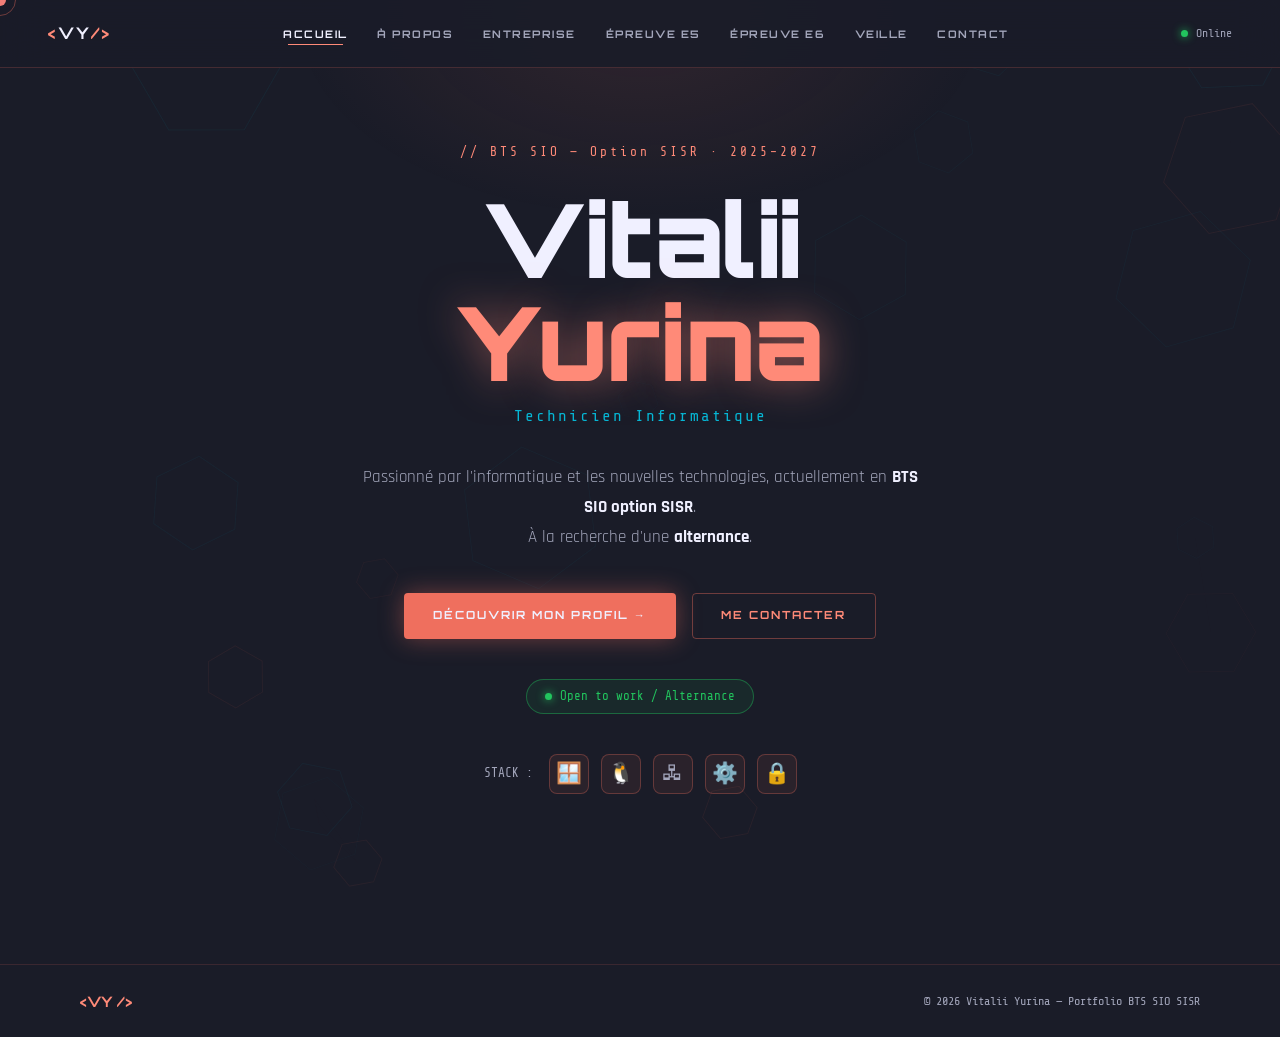
<file: index.html>
<!DOCTYPE html>
<html lang="fr">
<head>
  <meta charset="UTF-8"/>
  <meta name="viewport" content="width=device-width, initial-scale=1.0"/>
  <title>Vitalii Yurina — Portfolio BTS SIO SISR</title>
  <meta name="description" content="Portfolio de Vitalii Yurina, étudiant en BTS SIO option SISR, à la recherche d'une alternance."/>
  <link rel="preconnect" href="https://fonts.googleapis.com"/>
  <link rel="preconnect" href="https://fonts.gstatic.com" crossorigin/>
  <link href="https://fonts.googleapis.com/css2?family=Orbitron:wght@400;700;900&family=Rajdhani:wght@300;400;600&family=Share+Tech+Mono&display=swap" rel="stylesheet"/>
  <link rel="stylesheet" href="assets/css/style.css"/>
</head>
<body>
  <div class="cursor"></div><div class="cursor-trail"></div>
  <canvas id="bg-canvas"></canvas>
  <div class="bg-glow"></div>

  <nav class="navbar" id="navbar"></nav>

  <main class="hero">
    <p class="hero-eyebrow fu" style="--d:.2s">// BTS SIO — Option SISR · 2025–2027</p>
    <h1 class="hero-name fu" style="--d:.35s">Vitalii<br/><span>Yurina</span></h1>
    <p class="hero-sub fu" style="--d:.5s">Technicien Informatique</p>
    <p class="hero-desc fu" style="--d:.65s">Passionné par l'informatique et les nouvelles technologies, actuellement en <strong>BTS SIO option SISR</strong>.<br/>À la recherche d'une <strong>alternance</strong>.</p>
    <div class="btn-row center hero-btns fu" style="--d:.8s">
      <a href="apropos.html" class="btn btn-primary">Découvrir mon profil →</a>
      <a href="contact.html" class="btn btn-ghost">Me contacter</a>
    </div>
    <div class="badge-open fu" style="--d:.95s"><span class="badge-dot"></span> Open to work / Alternance</div>
    <div class="stack-bar fu" style="--d:1.1s">
      <span>STACK :</span>
      <div class="stack-items">
        <div class="stack-item" title="Windows Server">🪟</div>
        <div class="stack-item" title="Linux">🐧</div>
        <div class="stack-item" title="Cisco">🖧</div>
        <div class="stack-item" title="VMware">⚙️</div>
        <div class="stack-item" title="Cybersécurité">🔒</div>
      </div>
    </div>
  </main>

  <footer class="footer" id="footer"></footer>
  <script src="assets/js/script.js"></script>
</body>
</html>
</file>
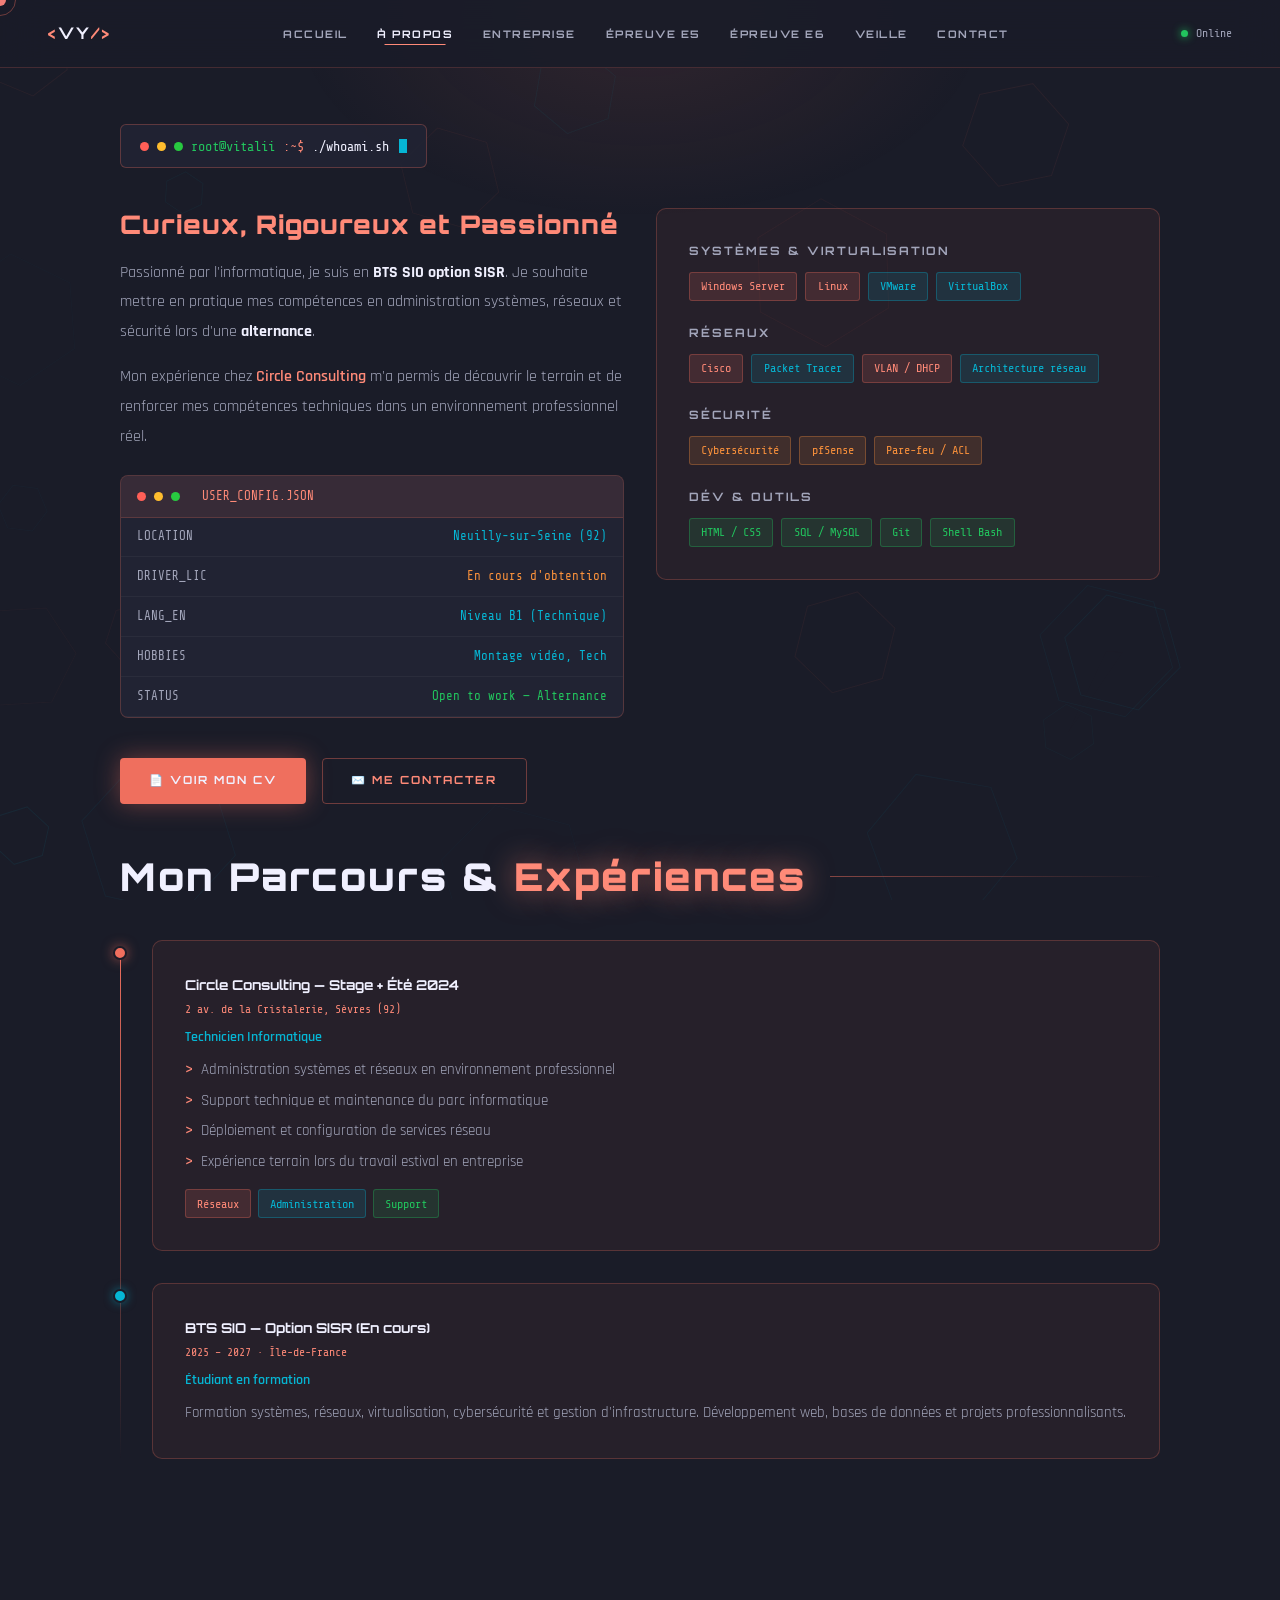
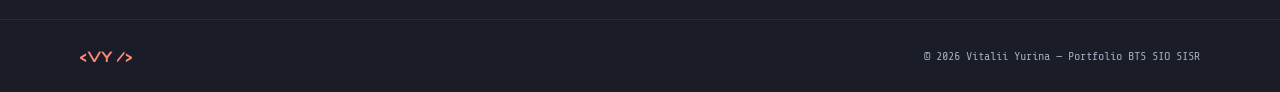
<file: apropos.html>
<!DOCTYPE html>
<html lang="fr">
<head>
  <meta charset="UTF-8"/>
  <meta name="viewport" content="width=device-width, initial-scale=1.0"/>
  <title>À propos — Vitalii Yurina</title>
  <meta name="description" content="Parcours, compétences et expériences de Vitalii Yurina, étudiant en BTS SIO option SISR."/>
  <link rel="preconnect" href="https://fonts.googleapis.com"/>
  <link rel="preconnect" href="https://fonts.gstatic.com" crossorigin/>
  <link href="https://fonts.googleapis.com/css2?family=Orbitron:wght@400;700;900&family=Rajdhani:wght@300;400;600&family=Share+Tech+Mono&display=swap" rel="stylesheet"/>
  <link rel="stylesheet" href="assets/css/style.css"/>
</head>
<body>
  <div class="cursor"></div><div class="cursor-trail"></div>
  <canvas id="bg-canvas"></canvas>
  <div class="bg-glow"></div>

  <nav class="navbar" id="navbar"></nav>

  <main class="page-wrapper">
    <div class="terminal-badge reveal">
      <span class="dot r"></span><span class="dot y"></span><span class="dot g"></span>
      <span class="term-user">root@vitalii</span><span class="term-path">:~$</span><span class="term-cmd">./whoami.sh</span><span class="term-cursor"></span>
    </div>

    <!-- ===== Présentation + compétences ===== -->
    <div class="apropos-grid">
      <div>
        <div class="reveal">
          <h2 class="apropos-title">Curieux, Rigoureux et Passionné</h2>
          <p class="apropos-text">Passionné par l'informatique, je suis en <strong>BTS SIO option SISR</strong>. Je souhaite mettre en pratique mes compétences en administration systèmes, réseaux et sécurité lors d'une <strong>alternance</strong>.</p>
          <p class="apropos-text">Mon expérience chez <span class="hl">Circle Consulting</span> m'a permis de découvrir le terrain et de renforcer mes compétences techniques dans un environnement professionnel réel.</p>
        </div>

        <div class="config-box reveal delay-1">
          <div class="config-header"><span class="dot r"></span><span class="dot y"></span><span class="dot g"></span>&nbsp; USER_CONFIG.JSON</div>
          <div class="config-row"><span class="cfg-key">LOCATION</span><span class="cfg-val">Neuilly-sur-Seine (92)</span></div>
          <div class="config-row"><span class="cfg-key">DRIVER_LIC</span><span class="cfg-val orange">En cours d'obtention</span></div>
          <div class="config-row"><span class="cfg-key">LANG_EN</span><span class="cfg-val">Niveau B1 (Technique)</span></div>
          <div class="config-row"><span class="cfg-key">HOBBIES</span><span class="cfg-val">Montage vidéo, Tech</span></div>
          <div class="config-row"><span class="cfg-key">STATUS</span><span class="cfg-val green">Open to work — Alternance</span></div>
        </div>

        <div class="btn-row cta-row reveal delay-2">
          <a href="docs/CV_Vitalii_Yurina.pdf" target="_blank" rel="noopener" class="btn btn-primary">📄 Voir mon CV</a>
          <a href="contact.html" class="btn btn-ghost">✉️ Me contacter</a>
        </div>
      </div>

      <div class="cyber-card reveal delay-1" style="align-self:start;">
        <div class="card-corner tl"></div><div class="card-corner tr"></div>
        <div class="card-corner bl"></div><div class="card-corner br"></div>

        <div class="skills-section">
          <h4>Systèmes &amp; Virtualisation</h4>
          <div class="skills-tags">
            <span class="skill-tag">Windows Server</span>
            <span class="skill-tag">Linux</span>
            <span class="skill-tag c">VMware</span>
            <span class="skill-tag c">VirtualBox</span>
          </div>
        </div>
        <div class="skills-section">
          <h4>Réseaux</h4>
          <div class="skills-tags">
            <span class="skill-tag">Cisco</span>
            <span class="skill-tag c">Packet Tracer</span>
            <span class="skill-tag">VLAN / DHCP</span>
            <span class="skill-tag c">Architecture réseau</span>
          </div>
        </div>
        <div class="skills-section">
          <h4>Sécurité</h4>
          <div class="skills-tags">
            <span class="skill-tag o">Cybersécurité</span>
            <span class="skill-tag o">pfSense</span>
            <span class="skill-tag o">Pare-feu / ACL</span>
          </div>
        </div>
        <div class="skills-section">
          <h4>Dév &amp; Outils</h4>
          <div class="skills-tags">
            <span class="skill-tag g">HTML / CSS</span>
            <span class="skill-tag g">SQL / MySQL</span>
            <span class="skill-tag g">Git</span>
            <span class="skill-tag g">Shell Bash</span>
          </div>
        </div>
      </div>
    </div>

    <!-- ===== Parcours ===== -->
    <div class="section-header reveal">
      <h2 class="section-title">Mon Parcours &amp; <span class="neon-text">Expériences</span></h2>
      <div class="section-line"></div>
    </div>

    <div class="timeline">
      <div class="tl-item reveal delay-1">
        <div class="tl-dot"></div>
        <div class="cyber-card tilt-card">
          <div class="card-corner tl"></div><div class="card-corner tr"></div><div class="card-corner bl"></div><div class="card-corner br"></div>
          <div class="tl-company">Circle Consulting — Stage + Été 2024</div>
          <div class="tl-meta">2 av. de la Cristalerie, Sèvres (92)</div>
          <div class="tl-role">Technicien Informatique</div>
          <ul class="tl-desc">
            <li>Administration systèmes et réseaux en environnement professionnel</li>
            <li>Support technique et maintenance du parc informatique</li>
            <li>Déploiement et configuration de services réseau</li>
            <li>Expérience terrain lors du travail estival en entreprise</li>
          </ul>
          <div class="tag-row tl-tags">
            <span class="tag">Réseaux</span><span class="tag cyan">Administration</span><span class="tag green">Support</span>
          </div>
        </div>
      </div>

      <div class="tl-item reveal delay-2">
        <div class="tl-dot cyan"></div>
        <div class="cyber-card tilt-card">
          <div class="card-corner tl"></div><div class="card-corner tr"></div><div class="card-corner bl"></div><div class="card-corner br"></div>
          <div class="tl-company">BTS SIO — Option SISR (En cours)</div>
          <div class="tl-meta">2025 – 2027 · Île-de-France</div>
          <div class="tl-role">Étudiant en formation</div>
          <p class="tl-desc">Formation systèmes, réseaux, virtualisation, cybersécurité et gestion d'infrastructure. Développement web, bases de données et projets professionnalisants.</p>
        </div>
      </div>
    </div>
  </main>

  <footer class="footer" id="footer"></footer>
  <script src="assets/js/script.js"></script>
</body>
</html>
</file>
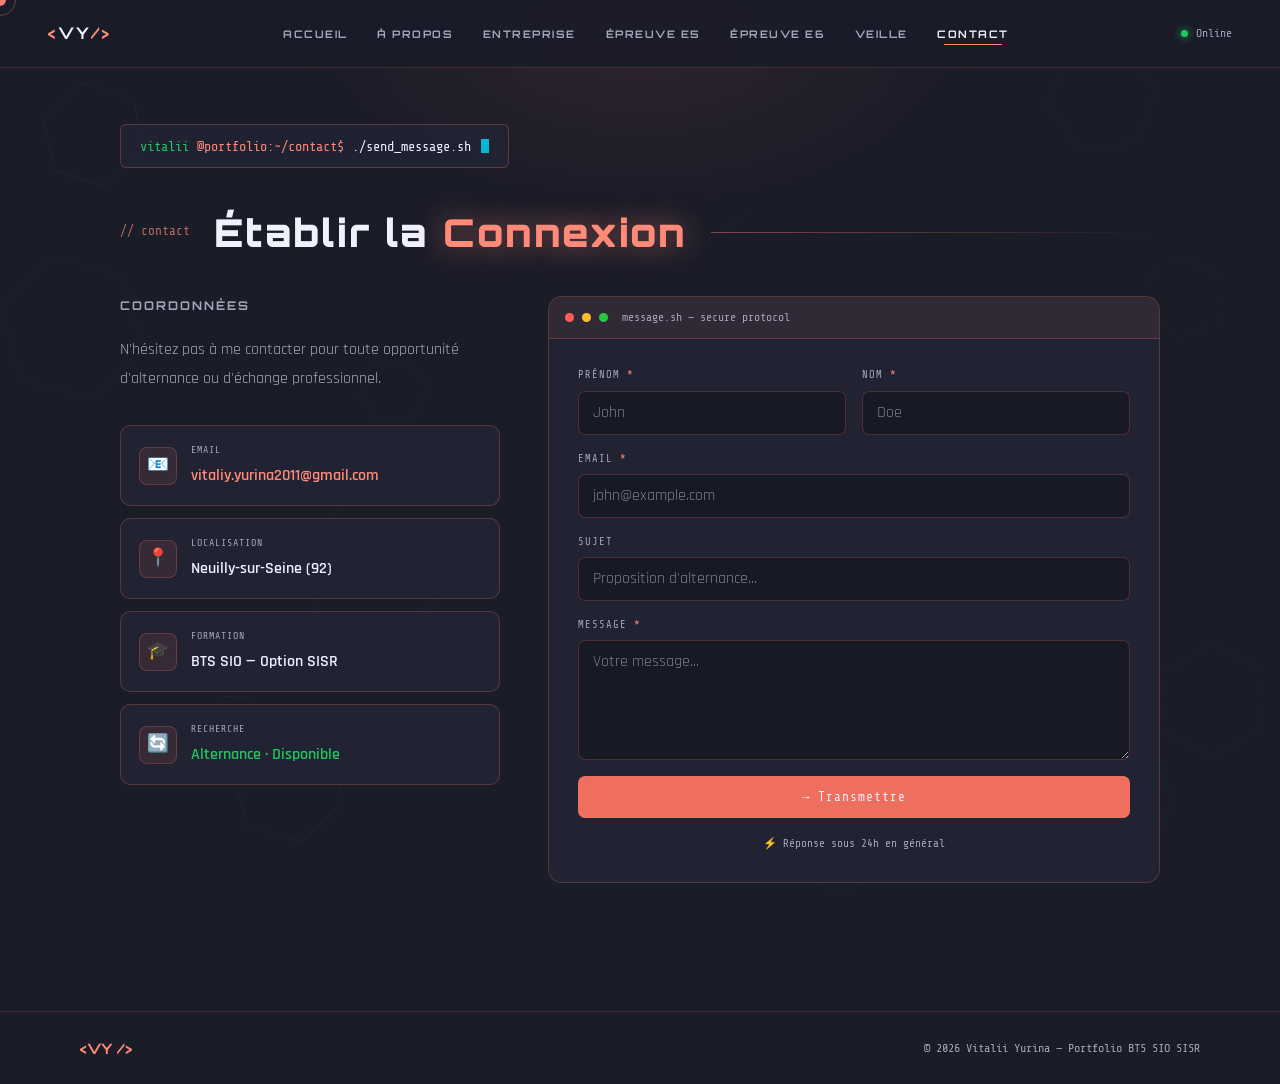
<file: contact.html>
<!DOCTYPE html>
<html lang="fr">
<head>
  <meta charset="UTF-8"/>
  <meta name="viewport" content="width=device-width, initial-scale=1.0"/>
  <title>Contact — Vitalii Yurina</title>
  <meta name="description" content="Contacter Vitalii Yurina pour une alternance en systèmes et réseaux."/>
  <link rel="preconnect" href="https://fonts.googleapis.com"/>
  <link rel="preconnect" href="https://fonts.gstatic.com" crossorigin/>
  <link href="https://fonts.googleapis.com/css2?family=Orbitron:wght@400;700;900&family=Rajdhani:wght@300;400;600&family=Share+Tech+Mono&display=swap" rel="stylesheet"/>
  <link rel="stylesheet" href="assets/css/style.css"/>
</head>
<body>
  <div class="cursor"></div><div class="cursor-trail"></div>
  <canvas id="bg-canvas"></canvas>
  <div class="bg-glow"></div>

  <nav class="navbar" id="navbar"></nav>

  <main class="page-wrapper">
    <div class="terminal-badge reveal">
      <span class="term-user">vitalii</span><span class="term-path">@portfolio:~/contact$</span><span class="term-cmd">./send_message.sh</span><span class="term-cursor"></span>
    </div>

    <div class="section-header reveal">
      <span class="section-num">// contact</span>
      <h2 class="section-title">Établir la <span class="neon-text">Connexion</span></h2>
      <div class="section-line"></div>
    </div>

    <div class="contact-layout">
      <!-- Coordonnées -->
      <div class="contact-left reveal delay-1">
        <h3>Coordonnées</h3>
        <p class="contact-intro">N'hésitez pas à me contacter pour toute opportunité d'alternance ou d'échange professionnel.</p>

        <div class="c-item"><div class="c-icon">📧</div><div><div class="c-label">Email</div><div class="c-val"><a href="mailto:vitaliy.yurina2011@gmail.com">vitaliy.yurina2011@gmail.com</a></div></div></div>
        <div class="c-item"><div class="c-icon">📍</div><div><div class="c-label">Localisation</div><div class="c-val">Neuilly-sur-Seine (92)</div></div></div>
        <div class="c-item"><div class="c-icon">🎓</div><div><div class="c-label">Formation</div><div class="c-val">BTS SIO — Option SISR</div></div></div>
        <div class="c-item"><div class="c-icon">🔄</div><div><div class="c-label">Recherche</div><div class="c-val green">Alternance · Disponible</div></div></div>
      </div>

      <!-- Formulaire (ouvre la messagerie avec le message pré-rempli) -->
      <div class="form-wrap reveal delay-2">
        <div class="form-topbar"><span class="dot r"></span><span class="dot y"></span><span class="dot g"></span><span class="ftb-title">message.sh — secure protocol</span></div>
        <form class="form-body" id="contact-form">
          <div class="f-row">
            <div class="f-group"><label class="f-label" for="prenom">Prénom <span class="req">*</span></label><input type="text" id="prenom" name="prenom" class="f-input" placeholder="John" required/></div>
            <div class="f-group"><label class="f-label" for="nom">Nom <span class="req">*</span></label><input type="text" id="nom" name="nom" class="f-input" placeholder="Doe" required/></div>
          </div>
          <div class="f-group"><label class="f-label" for="email">Email <span class="req">*</span></label><input type="email" id="email" name="email" class="f-input" placeholder="john@example.com" required/></div>
          <div class="f-group"><label class="f-label" for="sujet">Sujet</label><input type="text" id="sujet" name="sujet" class="f-input" placeholder="Proposition d'alternance..."/></div>
          <div class="f-group"><label class="f-label" for="message">Message <span class="req">*</span></label><textarea id="message" name="message" class="f-textarea" placeholder="Votre message..." required></textarea></div>
          <button type="submit" class="f-submit">→ Transmettre</button>
          <p class="f-note" id="form-note">⚡ Réponse sous 24h en général</p>
        </form>
      </div>
    </div>
  </main>

  <footer class="footer" id="footer"></footer>
  <script src="assets/js/script.js"></script>
</body>
</html>
</file>
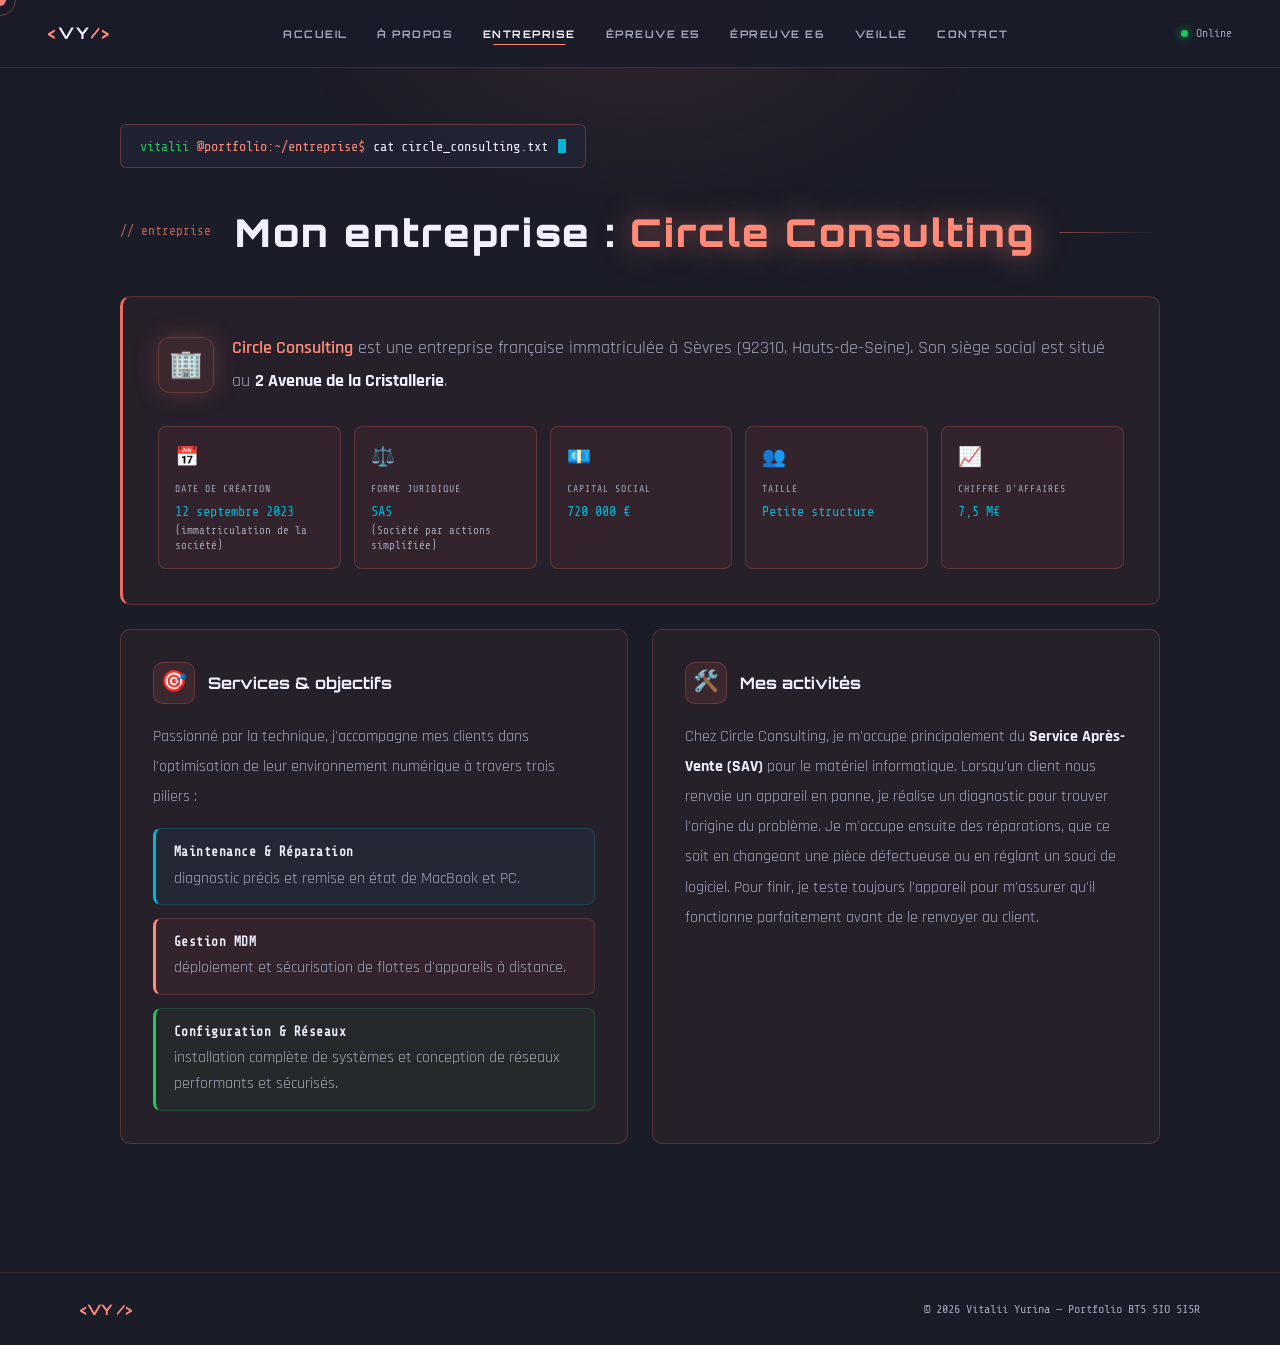
<file: ecole.html>
<!DOCTYPE html>
<html lang="fr">
<head>
  <meta charset="UTF-8"/>
  <meta name="viewport" content="width=device-width, initial-scale=1.0"/>
  <title>Entreprise — Vitalii Yurina</title>
  <meta name="description" content="Mon entreprise : Circle Consulting, ESN basée à Sèvres — présentation, services et mes activités."/>
  <link rel="preconnect" href="https://fonts.googleapis.com"/>
  <link rel="preconnect" href="https://fonts.gstatic.com" crossorigin/>
  <link href="https://fonts.googleapis.com/css2?family=Orbitron:wght@400;700;900&family=Rajdhani:wght@300;400;600&family=Share+Tech+Mono&display=swap" rel="stylesheet"/>
  <link rel="stylesheet" href="assets/css/style.css"/>
  <style>
    /* ---------- PAGE : ENTREPRISE ---------- */
    .e-intro { border-left: 3px solid var(--violet); margin-bottom: 1.5rem; padding: 2.2rem; }
    .e-intro:hover { transform: none; }
    .e-intro-top { display: flex; align-items: center; gap: 1.1rem; margin-bottom: 1.4rem; }
    .e-logo { width: 56px; height: 56px; flex-shrink: 0; border-radius: 12px; display: flex; align-items: center; justify-content: center; font-size: 1.7rem; background: rgba(239,111,94,.1); border: 1px solid var(--card-border); box-shadow: 0 0 24px rgba(239,111,94,.25); }
    .e-intro-text { color: var(--grey); font-size: 1.1rem; line-height: 1.85; }
    .e-intro-text strong { color: var(--white); }
    .e-intro-text .hl { color: var(--violet-l); font-weight: 600; }

    .e-facts { display: grid; grid-template-columns: repeat(5, 1fr); gap: .8rem; margin-top: 1.8rem; }
    .e-fact { background: rgba(239,111,94,.06); border: 1px solid var(--card-border); border-radius: 8px; padding: .9rem 1rem; transition: border-color .3s, transform .3s var(--ease); }
    .e-fact:hover { border-color: var(--violet-l); transform: translateY(-3px); }
    .e-fact-icon { font-size: 1.2rem; display: block; margin-bottom: .4rem; }
    .e-fact-label { font-family: var(--font-mono); font-size: .62rem; letter-spacing: 1px; text-transform: uppercase; color: var(--grey); margin-bottom: .25rem; }
    .e-fact-val { font-family: var(--font-mono); font-size: .85rem; color: var(--cyan); line-height: 1.4; }
    .e-fact-val small { display: block; font-size: .68rem; color: var(--grey); margin-top: .15rem; }

    .e-two { display: grid; grid-template-columns: 1fr 1fr; gap: 1.5rem; }
    .e-card { height: 100%; }
    .e-card-head { display: flex; align-items: center; gap: .8rem; margin-bottom: 1.1rem; }
    .e-card-icon { width: 42px; height: 42px; flex-shrink: 0; border-radius: 10px; background: rgba(239,111,94,.1); border: 1px solid var(--card-border); display: flex; align-items: center; justify-content: center; font-size: 1.3rem; }
    .e-card h3 { font-family: var(--font-head); font-size: 1rem; font-weight: 700; color: var(--white); }
    .e-card p { color: var(--grey); font-size: 1.02rem; line-height: 1.85; }
    .e-card p + .e-pillars { margin-top: 1rem; }

    .e-pillars { list-style: none; display: flex; flex-direction: column; gap: .8rem; }
    .e-pillars li { position: relative; padding: .8rem 1rem .8rem 1.1rem; background: rgba(6,182,212,.06); border: 1px solid rgba(6,182,212,.2); border-left: 3px solid var(--cyan); border-radius: 8px; color: var(--grey); font-size: .98rem; line-height: 1.65; transition: border-color .3s, background .3s; }
    .e-pillars li:hover { background: rgba(6,182,212,.12); border-color: rgba(6,182,212,.45); }
    .e-pillars li:nth-child(2) { border-left-color: var(--violet-l); background: rgba(239,111,94,.06); border-color: rgba(239,111,94,.2); border-left-color: var(--violet-l); }
    .e-pillars li:nth-child(3) { border-left-color: var(--green); background: rgba(34,197,94,.06); border-color: rgba(34,197,94,.2); border-left-color: var(--green); }
    .e-pillars strong { display: block; font-family: var(--font-mono); font-size: .8rem; letter-spacing: .5px; color: var(--white); margin-bottom: .15rem; }

    @media (max-width: 1050px) { .e-facts { grid-template-columns: repeat(3, 1fr); } }
    @media (max-width: 750px) { .e-two { grid-template-columns: 1fr; } .e-facts { grid-template-columns: repeat(2, 1fr); } .e-intro { padding: 1.4rem; } }
    @media (max-width: 420px) { .e-facts { grid-template-columns: 1fr; } }
  </style>
</head>
<body>
  <div class="cursor"></div><div class="cursor-trail"></div>
  <canvas id="bg-canvas"></canvas>
  <div class="bg-glow"></div>

  <nav class="navbar" id="navbar"></nav>

  <main class="page-wrapper">
    <div class="terminal-badge reveal">
      <span class="term-user">vitalii</span><span class="term-path">@portfolio:~/entreprise$</span><span class="term-cmd">cat circle_consulting.txt</span><span class="term-cursor"></span>
    </div>

    <div class="section-header reveal">
      <span class="section-num">// entreprise</span>
      <h2 class="section-title">Mon entreprise : <span class="neon-text">Circle Consulting</span></h2>
      <div class="section-line"></div>
    </div>

    <!-- ===== Présentation ===== -->
    <div class="cyber-card e-intro reveal delay-1">
      <div class="card-corner tl"></div><div class="card-corner tr"></div><div class="card-corner bl"></div><div class="card-corner br"></div>
      <div class="e-intro-top">
        <div class="e-logo">🏢</div>
        <p class="e-intro-text"><span class="hl">Circle Consulting</span> est une entreprise française immatriculée à Sèvres (92310, Hauts-de-Seine). Son siège social est situé au <strong>2 Avenue de la Cristallerie</strong>.</p>
      </div>

      <div class="e-facts">
        <div class="e-fact"><span class="e-fact-icon">📅</span><div class="e-fact-label">Date de création</div><div class="e-fact-val">12 septembre 2023<small>(immatriculation de la société)</small></div></div>
        <div class="e-fact"><span class="e-fact-icon">⚖️</span><div class="e-fact-label">Forme juridique</div><div class="e-fact-val">SAS<small>(Société par actions simplifiée)</small></div></div>
        <div class="e-fact"><span class="e-fact-icon">💶</span><div class="e-fact-label">Capital social</div><div class="e-fact-val">720 000 €</div></div>
        <div class="e-fact"><span class="e-fact-icon">👥</span><div class="e-fact-label">Taille</div><div class="e-fact-val">Petite structure</div></div>
        <div class="e-fact"><span class="e-fact-icon">📈</span><div class="e-fact-label">Chiffre d'affaires</div><div class="e-fact-val">7,5 M€</div></div>
      </div>
    </div>

    <!-- ===== Services + activités ===== -->
    <div class="e-two">
      <div class="cyber-card e-card reveal delay-1">
        <div class="card-corner tl"></div><div class="card-corner tr"></div><div class="card-corner bl"></div><div class="card-corner br"></div>
        <div class="e-card-head"><div class="e-card-icon">🎯</div><h3>Services &amp; objectifs</h3></div>
        <p>Passionné par la technique, j'accompagne mes clients dans l'optimisation de leur environnement numérique à travers trois piliers :</p>
        <ul class="e-pillars">
          <li><strong>Maintenance &amp; Réparation</strong>diagnostic précis et remise en état de MacBook et PC.</li>
          <li><strong>Gestion MDM</strong>déploiement et sécurisation de flottes d'appareils à distance.</li>
          <li><strong>Configuration &amp; Réseaux</strong>installation complète de systèmes et conception de réseaux performants et sécurisés.</li>
        </ul>
      </div>

      <div class="cyber-card e-card reveal delay-2">
        <div class="card-corner tl"></div><div class="card-corner tr"></div><div class="card-corner bl"></div><div class="card-corner br"></div>
        <div class="e-card-head"><div class="e-card-icon">🛠️</div><h3>Mes activités</h3></div>
        <p>Chez Circle Consulting, je m'occupe principalement du <strong>Service Après-Vente (SAV)</strong> pour le matériel informatique. Lorsqu'un client nous renvoie un appareil en panne, je réalise un diagnostic pour trouver l'origine du problème. Je m'occupe ensuite des réparations, que ce soit en changeant une pièce défectueuse ou en réglant un souci de logiciel. Pour finir, je teste toujours l'appareil pour m'assurer qu'il fonctionne parfaitement avant de le renvoyer au client.</p>
      </div>
    </div>
  </main>

  <footer class="footer" id="footer"></footer>
  <script src="assets/js/script.js"></script>
</body>
</html>
</file>
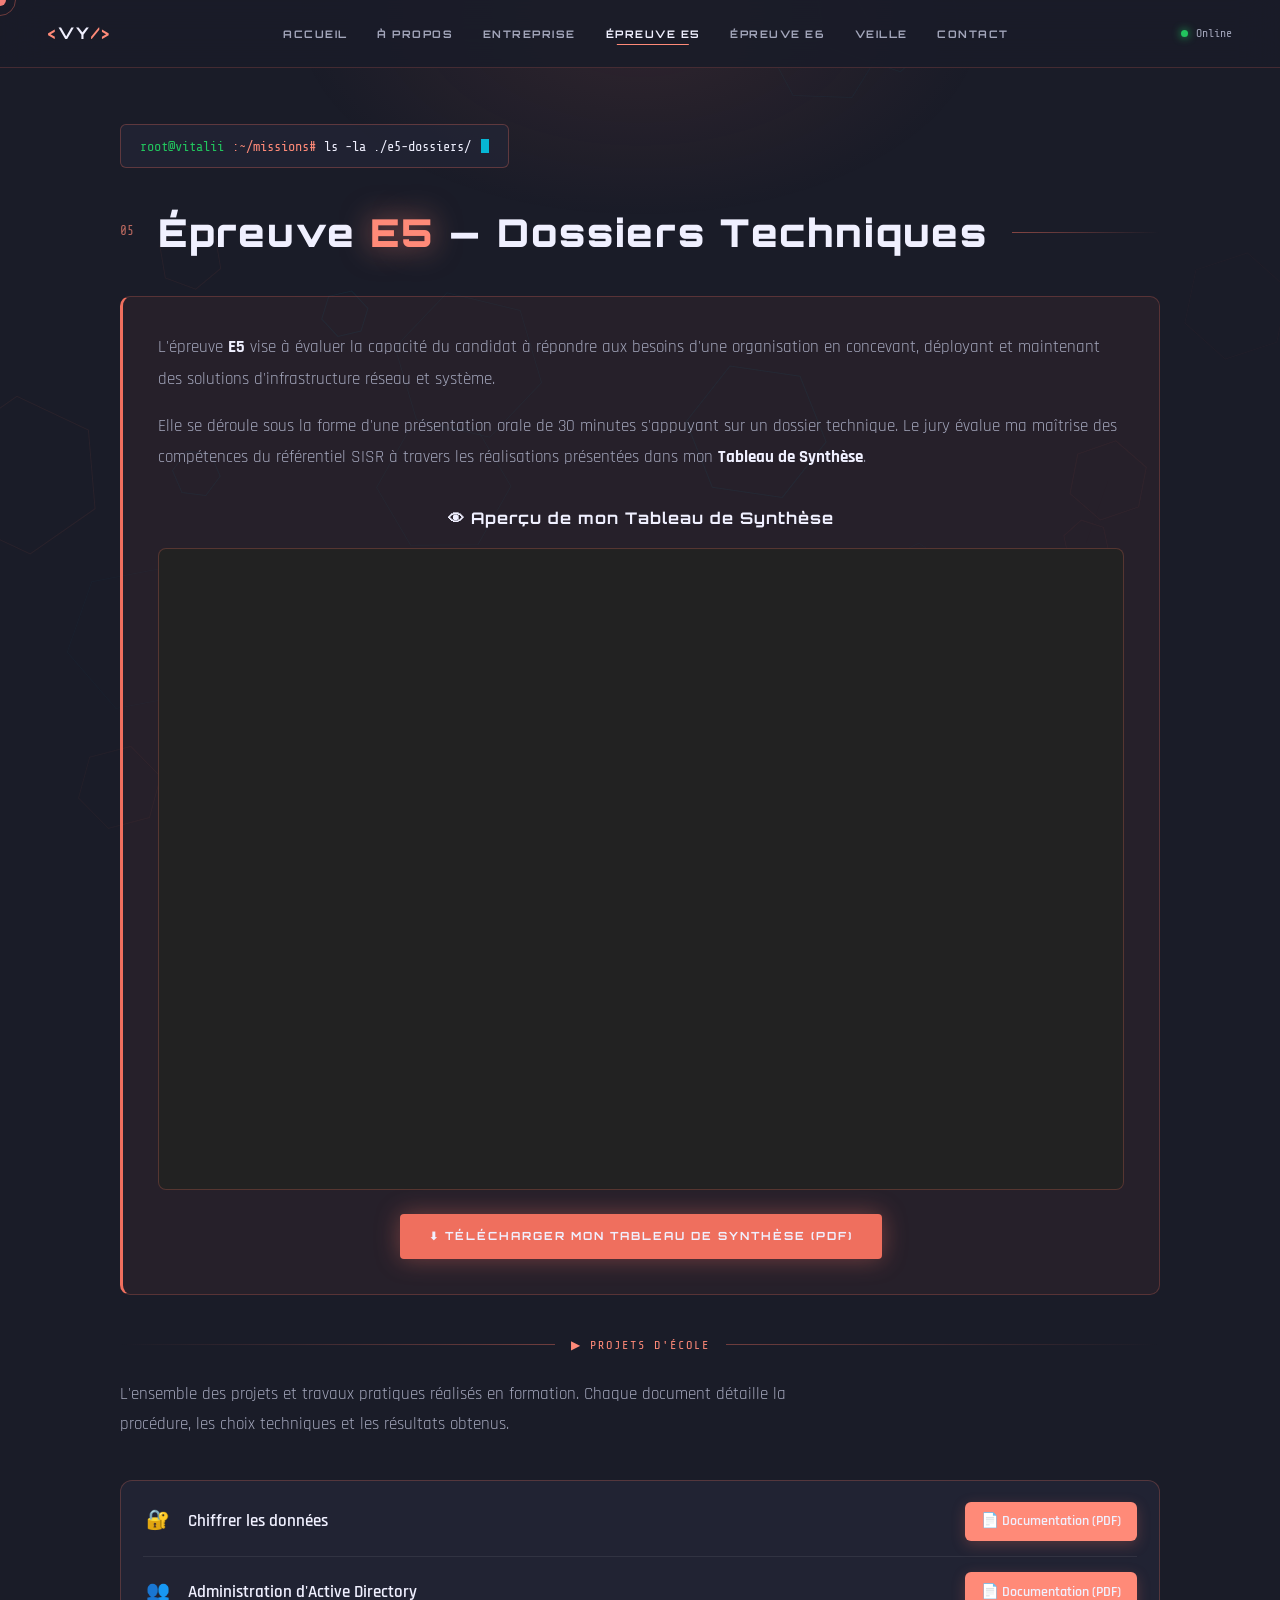
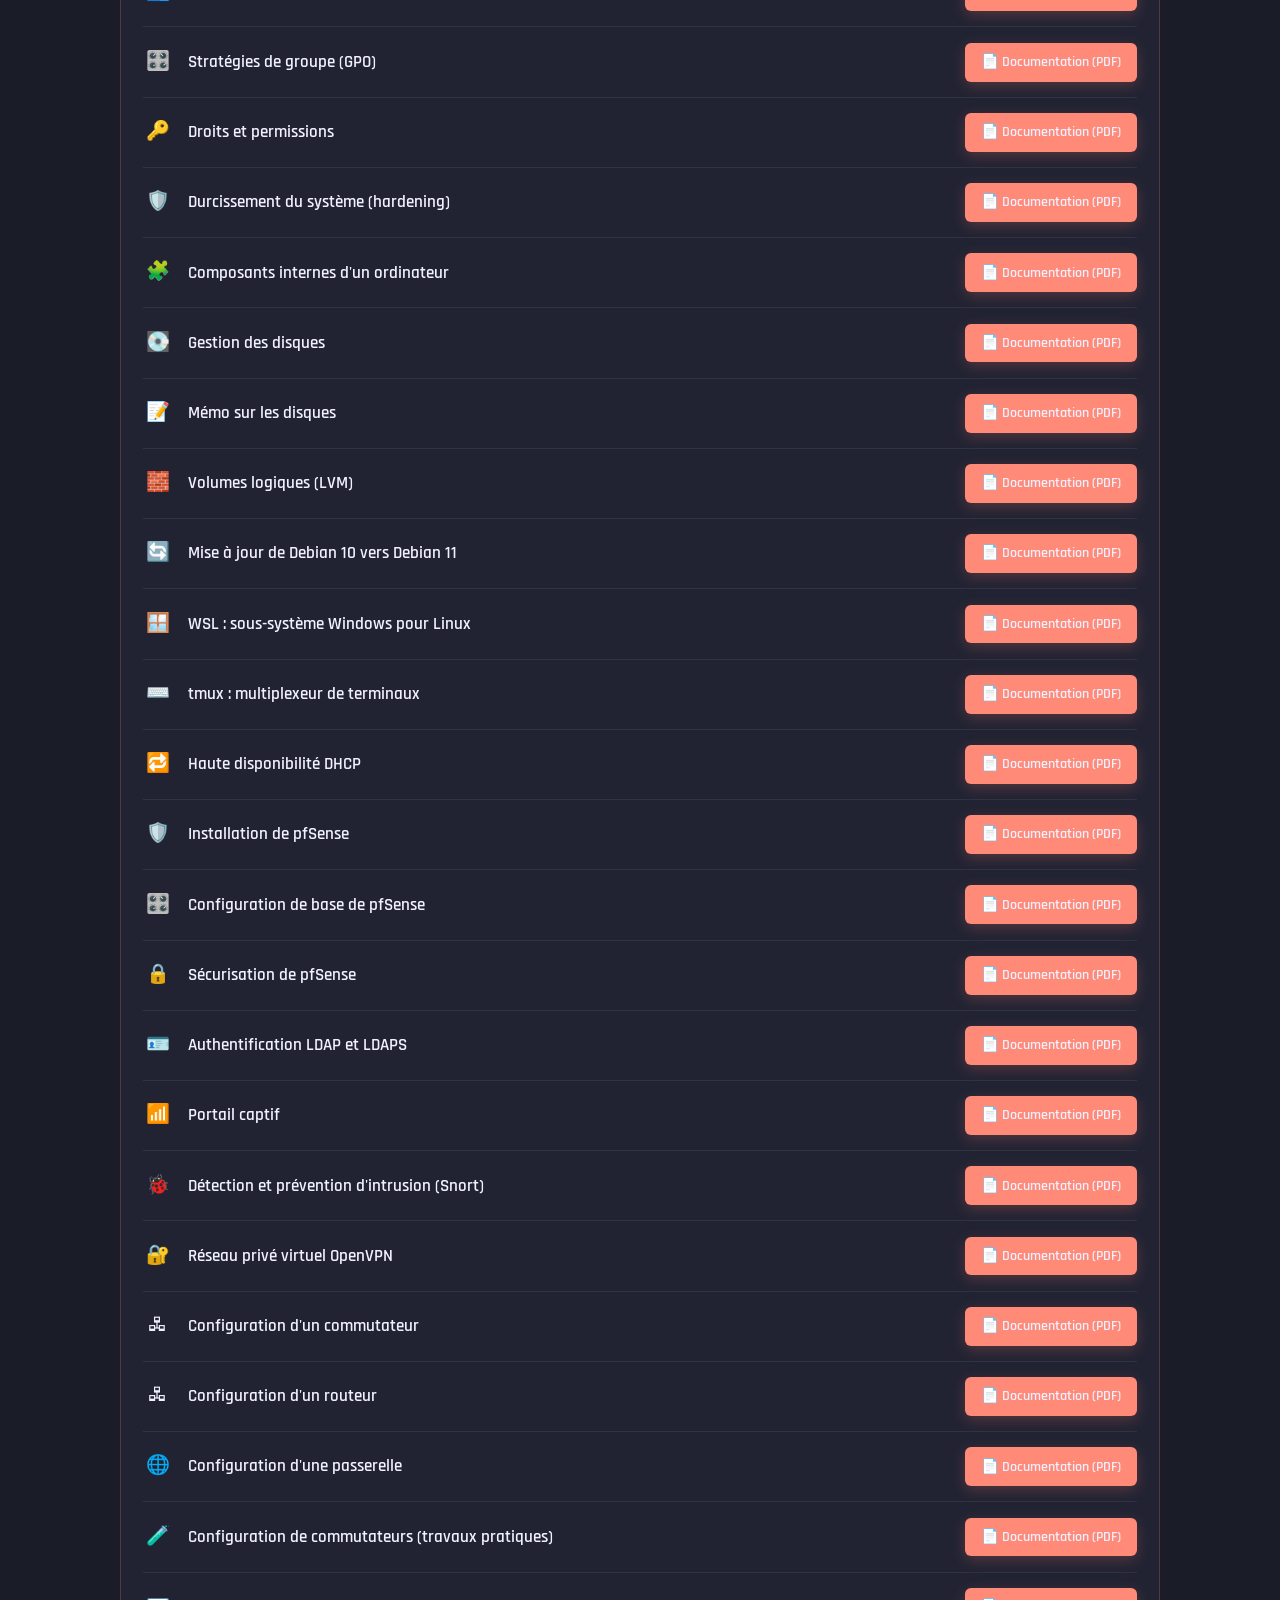
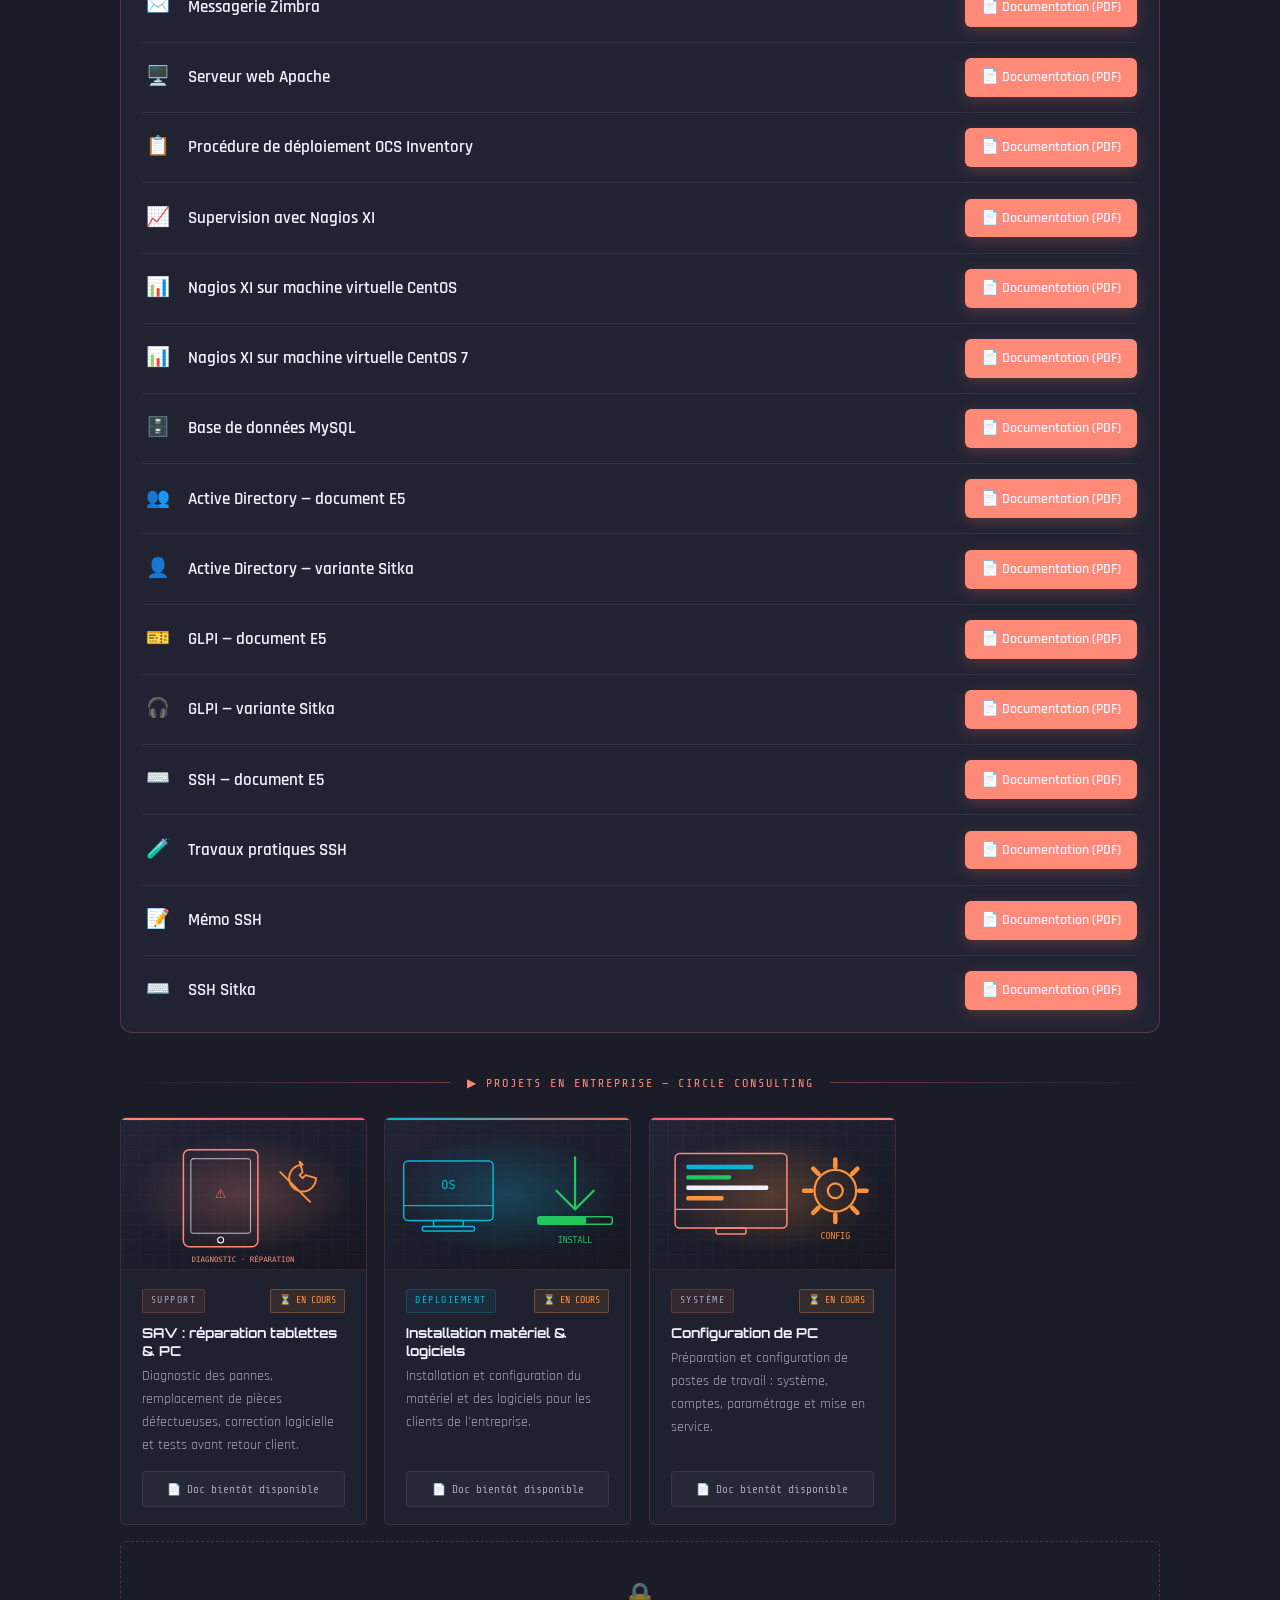
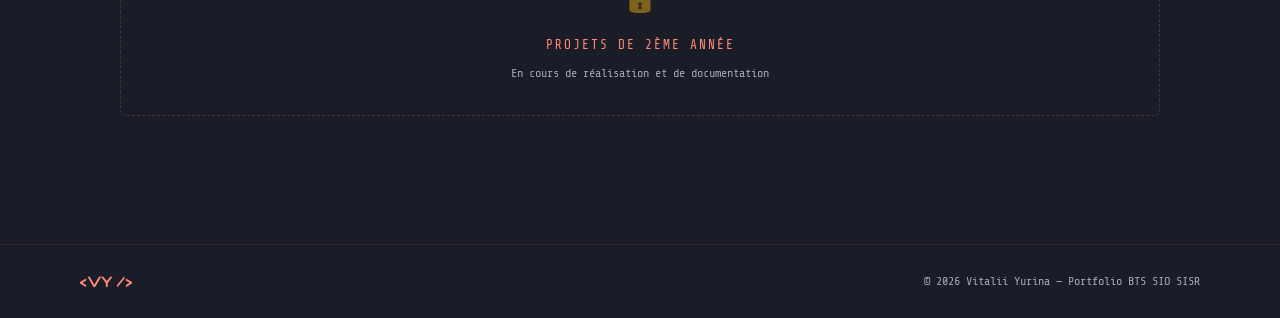
<file: missions.html>
<!DOCTYPE html>
<html lang="fr">
<head>
  <meta charset="UTF-8"/>
  <meta name="viewport" content="width=device-width, initial-scale=1.0"/>
  <title>Missions E5 — Vitalii Yurina</title>
  <meta name="description" content="Épreuve E5 : tableau de synthèse, dossiers techniques et projets de Vitalii Yurina — BTS SIO SISR."/>
  <link rel="preconnect" href="https://fonts.googleapis.com"/>
  <link rel="preconnect" href="https://fonts.gstatic.com" crossorigin/>
  <link href="https://fonts.googleapis.com/css2?family=Orbitron:wght@400;700;900&family=Rajdhani:wght@300;400;600&family=Share+Tech+Mono&display=swap" rel="stylesheet"/>
  <link rel="stylesheet" href="assets/css/style.css"/>
</head>
<body>
  <div class="cursor"></div><div class="cursor-trail"></div>
  <canvas id="bg-canvas"></canvas>
  <div class="bg-glow"></div>

  <nav class="navbar" id="navbar"></nav>

  <main class="page-wrapper">
    <div class="terminal-badge reveal">
      <span class="term-user">root@vitalii</span><span class="term-path">:~/missions#</span><span class="term-cmd">ls -la ./e5-dossiers/</span><span class="term-cursor"></span>
    </div>

    <div class="section-header reveal">
      <span class="section-num">05</span>
      <h2 class="section-title">Épreuve <span class="neon-text">E5</span> — Dossiers Techniques</h2>
      <div class="section-line"></div>
    </div>

    <!-- ===== Présentation de l'épreuve + tableau de synthèse ===== -->
    <div class="e5-intro cyber-card reveal delay-1">
      <div class="card-corner tl"></div><div class="card-corner tr"></div>
      <div class="card-corner bl"></div><div class="card-corner br"></div>

      <p>L'épreuve <strong>E5</strong> vise à évaluer la capacité du candidat à répondre aux besoins d'une organisation en concevant, déployant et maintenant des solutions d'infrastructure réseau et système.</p>
      <p>Elle se déroule sous la forme d'une présentation orale de 30 minutes s'appuyant sur un dossier technique. Le jury évalue ma maîtrise des compétences du référentiel SISR à travers les réalisations présentées dans mon <strong>Tableau de Synthèse</strong>.</p>

      <h3 class="e5-preview-title">👁 Aperçu de mon Tableau de Synthèse</h3>
      <div class="e5-pdf-frame">
        <iframe src="docs/Tableau_de_Synthese_Vitalii_Yurina.pdf#view=FitH" title="Tableau de synthèse des réalisations professionnelles" loading="lazy">
          <p>Votre navigateur ne peut pas afficher le PDF. <a href="docs/Tableau_de_Synthese_Vitalii_Yurina.pdf" target="_blank" rel="noopener">Ouvrir le PDF</a></p>
        </iframe>
      </div>
      <div class="e5-dl">
        <a href="docs/Tableau_de_Synthese_Vitalii_Yurina.pdf" download class="btn btn-primary">⬇ Télécharger mon Tableau de Synthèse (PDF)</a>
      </div>
    </div>

    <!-- ===== Projets d'école (documentations) ===== -->
    <div class="missions-section-label reveal"><span>▶ Projets d'école</span></div>
    <p class="proj-intro reveal delay-1">L'ensemble des projets et travaux pratiques réalisés en formation. Chaque document détaille la procédure, les choix techniques et les résultats obtenus.</p>
    <div class="proj-list reveal delay-1">
      <div class="proj-row">
        <span class="proj-icon">🔐</span>
        <span class="proj-title">Chiffrer les données</span>
        <a href="docs/Chiffrer_les_donnees.pdf" target="_blank" rel="noopener" class="doc-btn">📄 Documentation (PDF)</a>
      </div>
      <div class="proj-row">
        <span class="proj-icon">👥</span>
        <span class="proj-title">Administration d'Active Directory</span>
        <a href="docs/Active_Directory.pdf" target="_blank" rel="noopener" class="doc-btn">📄 Documentation (PDF)</a>
      </div>
      <div class="proj-row">
        <span class="proj-icon">🎛️</span>
        <span class="proj-title">Stratégies de groupe (GPO)</span>
        <a href="docs/GPO.pdf" target="_blank" rel="noopener" class="doc-btn">📄 Documentation (PDF)</a>
      </div>
      <div class="proj-row">
        <span class="proj-icon">🔑</span>
        <span class="proj-title">Droits et permissions</span>
        <a href="docs/Droits_et_permissions.pdf" target="_blank" rel="noopener" class="doc-btn">📄 Documentation (PDF)</a>
      </div>
      <div class="proj-row">
        <span class="proj-icon">🛡️</span>
        <span class="proj-title">Durcissement du système (hardening)</span>
        <a href="docs/Hardening.pdf" target="_blank" rel="noopener" class="doc-btn">📄 Documentation (PDF)</a>
      </div>
      <div class="proj-row">
        <span class="proj-icon">🧩</span>
        <span class="proj-title">Composants internes d'un ordinateur</span>
        <a href="docs/Composants_internes.pdf" target="_blank" rel="noopener" class="doc-btn">📄 Documentation (PDF)</a>
      </div>
      <div class="proj-row">
        <span class="proj-icon">💽</span>
        <span class="proj-title">Gestion des disques</span>
        <a href="docs/Gestion_des_disques.pdf" target="_blank" rel="noopener" class="doc-btn">📄 Documentation (PDF)</a>
      </div>
      <div class="proj-row">
        <span class="proj-icon">📝</span>
        <span class="proj-title">Mémo sur les disques</span>
        <a href="docs/Memo_disques.pdf" target="_blank" rel="noopener" class="doc-btn">📄 Documentation (PDF)</a>
      </div>
      <div class="proj-row">
        <span class="proj-icon">🧱</span>
        <span class="proj-title">Volumes logiques (LVM)</span>
        <a href="docs/LVM.pdf" target="_blank" rel="noopener" class="doc-btn">📄 Documentation (PDF)</a>
      </div>
      <div class="proj-row">
        <span class="proj-icon">🔄</span>
        <span class="proj-title">Mise à jour de Debian 10 vers Debian 11</span>
        <a href="docs/Mise_a_jour_Debian_10_vers_11.pdf" target="_blank" rel="noopener" class="doc-btn">📄 Documentation (PDF)</a>
      </div>
      <div class="proj-row">
        <span class="proj-icon">🪟</span>
        <span class="proj-title">WSL : sous-système Windows pour Linux</span>
        <a href="docs/WSL.pdf" target="_blank" rel="noopener" class="doc-btn">📄 Documentation (PDF)</a>
      </div>
      <div class="proj-row">
        <span class="proj-icon">⌨️</span>
        <span class="proj-title">tmux : multiplexeur de terminaux</span>
        <a href="docs/tmux.pdf" target="_blank" rel="noopener" class="doc-btn">📄 Documentation (PDF)</a>
      </div>
      <div class="proj-row">
        <span class="proj-icon">🔁</span>
        <span class="proj-title">Haute disponibilité DHCP</span>
        <a href="docs/DHCP_failover.pdf" target="_blank" rel="noopener" class="doc-btn">📄 Documentation (PDF)</a>
      </div>
      <div class="proj-row">
        <span class="proj-icon">🛡️</span>
        <span class="proj-title">Installation de pfSense</span>
        <a href="docs/pfSense_1_Installation.pdf" target="_blank" rel="noopener" class="doc-btn">📄 Documentation (PDF)</a>
      </div>
      <div class="proj-row">
        <span class="proj-icon">🎛️</span>
        <span class="proj-title">Configuration de base de pfSense</span>
        <a href="docs/pfSense_2_Configuration_de_base.pdf" target="_blank" rel="noopener" class="doc-btn">📄 Documentation (PDF)</a>
      </div>
      <div class="proj-row">
        <span class="proj-icon">🔒</span>
        <span class="proj-title">Sécurisation de pfSense</span>
        <a href="docs/pfSense_3_Securisation.pdf" target="_blank" rel="noopener" class="doc-btn">📄 Documentation (PDF)</a>
      </div>
      <div class="proj-row">
        <span class="proj-icon">🪪</span>
        <span class="proj-title">Authentification LDAP et LDAPS</span>
        <a href="docs/pfSense_4_LDAP_LDAPS.pdf" target="_blank" rel="noopener" class="doc-btn">📄 Documentation (PDF)</a>
      </div>
      <div class="proj-row">
        <span class="proj-icon">📶</span>
        <span class="proj-title">Portail captif</span>
        <a href="docs/pfSense_5_Portail_captif.pdf" target="_blank" rel="noopener" class="doc-btn">📄 Documentation (PDF)</a>
      </div>
      <div class="proj-row">
        <span class="proj-icon">🐞</span>
        <span class="proj-title">Détection et prévention d'intrusion (Snort)</span>
        <a href="docs/pfSense_6_Snort_IDS_IPS.pdf" target="_blank" rel="noopener" class="doc-btn">📄 Documentation (PDF)</a>
      </div>
      <div class="proj-row">
        <span class="proj-icon">🔐</span>
        <span class="proj-title">Réseau privé virtuel OpenVPN</span>
        <a href="docs/pfSense_7_OpenVPN.pdf" target="_blank" rel="noopener" class="doc-btn">📄 Documentation (PDF)</a>
      </div>
      <div class="proj-row">
        <span class="proj-icon">🖧</span>
        <span class="proj-title">Configuration d'un commutateur</span>
        <a href="docs/Configuration_commutateur.pdf" target="_blank" rel="noopener" class="doc-btn">📄 Documentation (PDF)</a>
      </div>
      <div class="proj-row">
        <span class="proj-icon">🖧</span>
        <span class="proj-title">Configuration d'un routeur</span>
        <a href="docs/Configuration_routeur.pdf" target="_blank" rel="noopener" class="doc-btn">📄 Documentation (PDF)</a>
      </div>
      <div class="proj-row">
        <span class="proj-icon">🌐</span>
        <span class="proj-title">Configuration d'une passerelle</span>
        <a href="docs/Configuration_passerelle.pdf" target="_blank" rel="noopener" class="doc-btn">📄 Documentation (PDF)</a>
      </div>
      <div class="proj-row">
        <span class="proj-icon">🧪</span>
        <span class="proj-title">Configuration de commutateurs (travaux pratiques)</span>
        <a href="docs/TP_Configuration_commutateurs.pdf" target="_blank" rel="noopener" class="doc-btn">📄 Documentation (PDF)</a>
      </div>
      <div class="proj-row">
        <span class="proj-icon">✉️</span>
        <span class="proj-title">Messagerie Zimbra</span>
        <a href="docs/Zimbra.pdf" target="_blank" rel="noopener" class="doc-btn">📄 Documentation (PDF)</a>
      </div>
      <div class="proj-row">
        <span class="proj-icon">🖥️</span>
        <span class="proj-title">Serveur web Apache</span>
        <a href="docs/Serveur_Apache.pdf" target="_blank" rel="noopener" class="doc-btn">📄 Documentation (PDF)</a>
      </div>
      <div class="proj-row">
        <span class="proj-icon">📋</span>
        <span class="proj-title">Procédure de déploiement OCS Inventory</span>
        <a href="docs/OCS_Inventory.pdf" target="_blank" rel="noopener" class="doc-btn">📄 Documentation (PDF)</a>
      </div>
      <div class="proj-row">
        <span class="proj-icon">📈</span>
        <span class="proj-title">Supervision avec Nagios XI</span>
        <a href="docs/Nagios_XI.pdf" target="_blank" rel="noopener" class="doc-btn">📄 Documentation (PDF)</a>
      </div>
      <div class="proj-row">
        <span class="proj-icon">📊</span>
        <span class="proj-title">Nagios XI sur machine virtuelle CentOS</span>
        <a href="docs/Nagios_XI_VM_CentOS.pdf" target="_blank" rel="noopener" class="doc-btn">📄 Documentation (PDF)</a>
      </div>
      <div class="proj-row">
        <span class="proj-icon">📊</span>
        <span class="proj-title">Nagios XI sur machine virtuelle CentOS 7</span>
        <a href="docs/Nagios_XI_VM_CentOS7.pdf" target="_blank" rel="noopener" class="doc-btn">📄 Documentation (PDF)</a>
      </div>
      <div class="proj-row">
        <span class="proj-icon">🗄️</span>
        <span class="proj-title">Base de données MySQL</span>
        <a href="docs/MySQL.pdf" target="_blank" rel="noopener" class="doc-btn">📄 Documentation (PDF)</a>
      </div>
      <div class="proj-row">
        <span class="proj-icon">👥</span>
        <span class="proj-title">Active Directory — document E5</span>
        <a href="docs/E5_Active_Directory.pdf" target="_blank" rel="noopener" class="doc-btn">📄 Documentation (PDF)</a>
      </div>
      <div class="proj-row">
        <span class="proj-icon">👤</span>
        <span class="proj-title">Active Directory — variante Sitka</span>
        <a href="#" class="doc-btn soon">📄 Documentation (PDF)</a>
      </div>
      <div class="proj-row">
        <span class="proj-icon">🎫</span>
        <span class="proj-title">GLPI — document E5</span>
        <a href="#" class="doc-btn soon">📄 Documentation (PDF)</a>
      </div>
      <div class="proj-row">
        <span class="proj-icon">🎧</span>
        <span class="proj-title">GLPI — variante Sitka</span>
        <a href="#" class="doc-btn soon">📄 Documentation (PDF)</a>
      </div>
      <div class="proj-row">
        <span class="proj-icon">⌨️</span>
        <span class="proj-title">SSH — document E5</span>
        <a href="#" class="doc-btn soon">📄 Documentation (PDF)</a>
      </div>
      <div class="proj-row">
        <span class="proj-icon">🧪</span>
        <span class="proj-title">Travaux pratiques SSH</span>
        <a href="#" class="doc-btn soon">📄 Documentation (PDF)</a>
      </div>
      <div class="proj-row">
        <span class="proj-icon">📝</span>
        <span class="proj-title">Mémo SSH</span>
        <a href="#" class="doc-btn soon">📄 Documentation (PDF)</a>
      </div>
      <div class="proj-row">
        <span class="proj-icon">⌨️</span>
        <span class="proj-title">SSH Sitka</span>
        <a href="#" class="doc-btn soon">📄 Documentation (PDF)</a>
      </div>
    </div>

    <!-- ===== Projets en entreprise ===== -->
    <div class="missions-section-label reveal"><span>▶ Projets en entreprise — Circle Consulting</span></div>
    <div class="missions-grid cols-4">
      <div class="m-card reveal delay-1">
        <div class="m-card-bar" style="background:linear-gradient(90deg,#ff8a78,#ff5d73)"></div>
        <div class="m-card-img"><img src="assets/img/sav-reparation.svg" alt="" loading="lazy"/></div>
        <div class="m-card-inner">
          <div class="m-card-meta"><span class="m-cat">Support</span><span class="m-badge soon">⏳ EN COURS</span></div>
          <div class="m-title">SAV : réparation tablettes &amp; PC</div>
          <p class="m-desc">Diagnostic des pannes, remplacement de pièces défectueuses, correction logicielle et tests avant retour client.</p>
          <span class="m-btn disabled">📄 Doc bientôt disponible</span>
        </div>
      </div>

      <div class="m-card reveal delay-2">
        <div class="m-card-bar" style="background:linear-gradient(90deg,#06b6d4,#ef6f5e)"></div>
        <div class="m-card-img"><img src="assets/img/installation.svg" alt="" loading="lazy"/></div>
        <div class="m-card-inner">
          <div class="m-card-meta"><span class="m-cat cyan">Déploiement</span><span class="m-badge soon">⏳ EN COURS</span></div>
          <div class="m-title">Installation matériel &amp; logiciels</div>
          <p class="m-desc">Installation et configuration du matériel et des logiciels pour les clients de l'entreprise.</p>
          <span class="m-btn disabled">📄 Doc bientôt disponible</span>
        </div>
      </div>

      <div class="m-card reveal delay-3">
        <div class="m-card-bar" style="background:linear-gradient(90deg,#ff5d73,#ff8a78)"></div>
        <div class="m-card-img"><img src="assets/img/configuration-pc.svg" alt="" loading="lazy"/></div>
        <div class="m-card-inner">
          <div class="m-card-meta"><span class="m-cat">Système</span><span class="m-badge soon">⏳ EN COURS</span></div>
          <div class="m-title">Configuration de PC</div>
          <p class="m-desc">Préparation et configuration de postes de travail : système, comptes, paramétrage et mise en service.</p>
          <span class="m-btn disabled">📄 Doc bientôt disponible</span>
        </div>
      </div>
    </div>

    <!-- ===== 2ème année ===== -->
    <div class="locked-block reveal delay-2">
      <span class="lock-icon">🔒</span>
      <div class="lock-title">Projets de 2ème Année</div>
      <div class="lock-sub">En cours de réalisation et de documentation</div>
    </div>
  </main>

  <footer class="footer" id="footer"></footer>
  <script src="assets/js/script.js"></script>
</body>
</html>
</file>
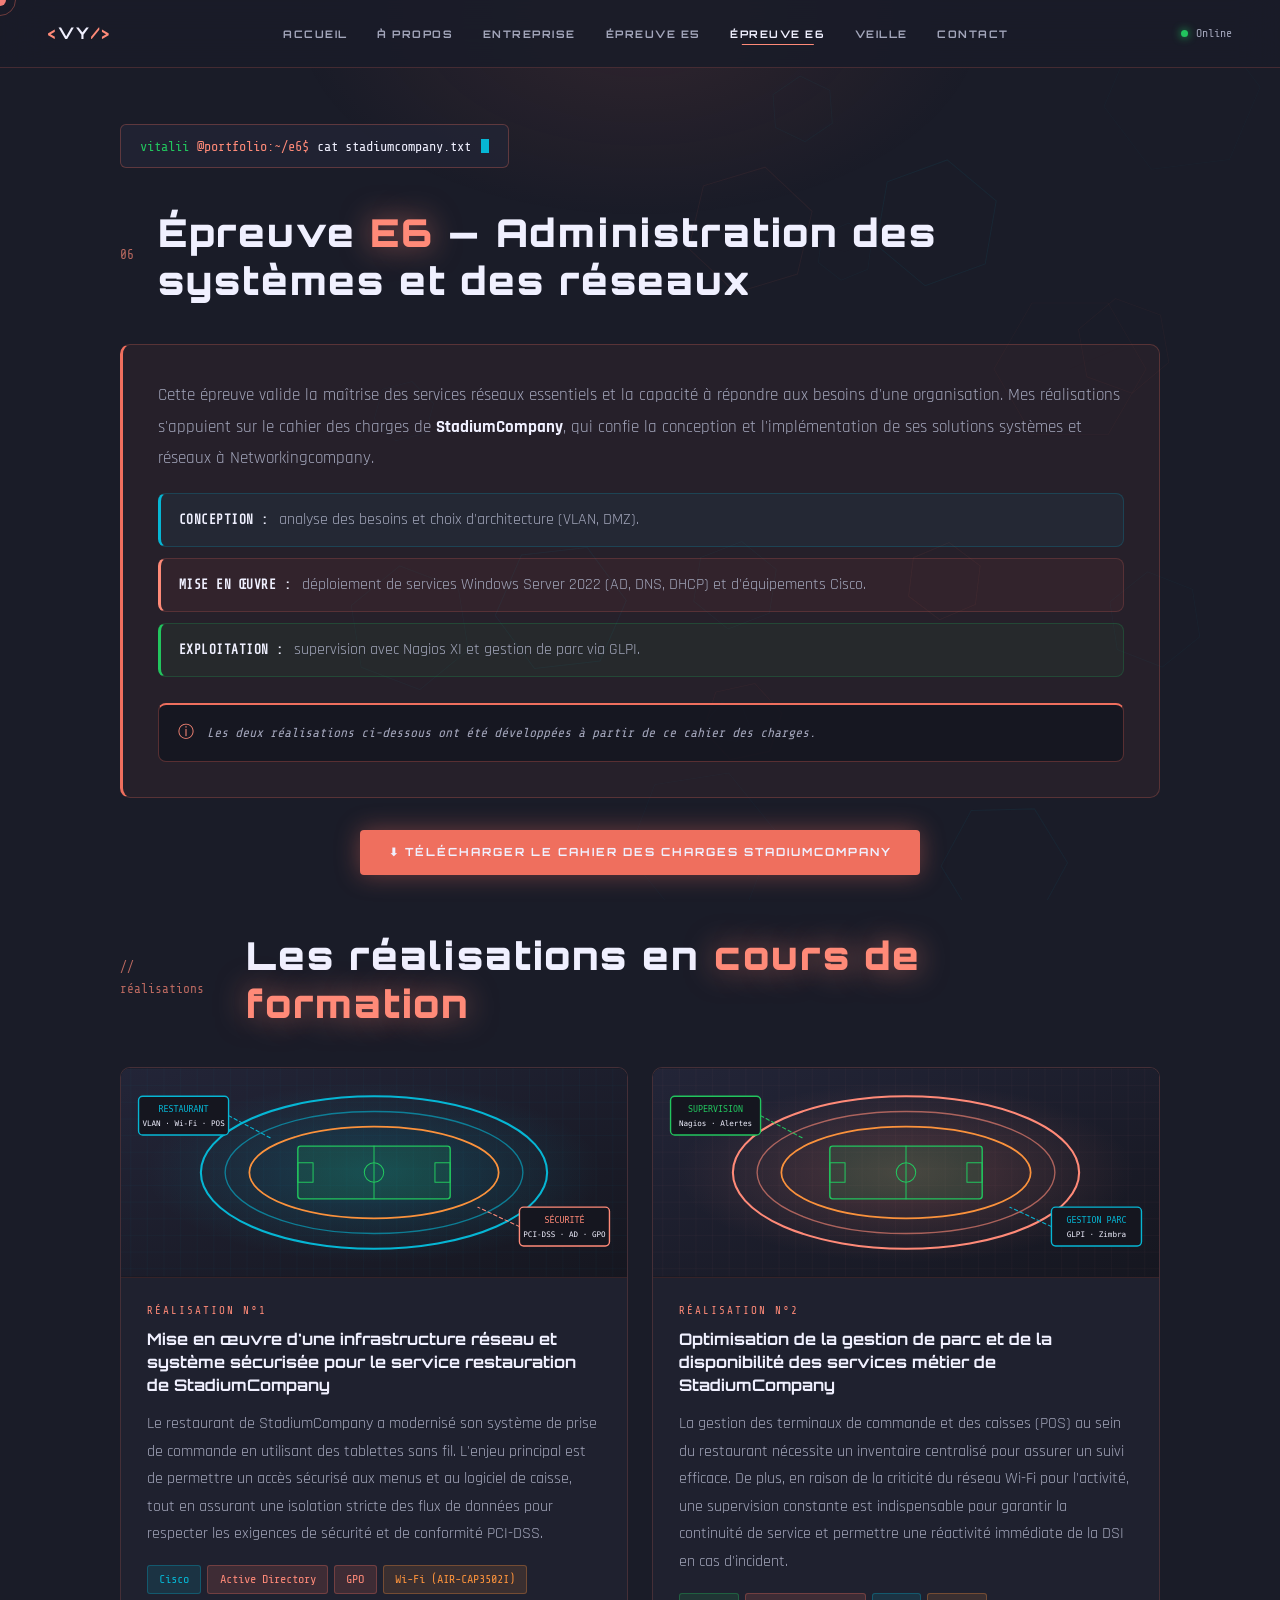
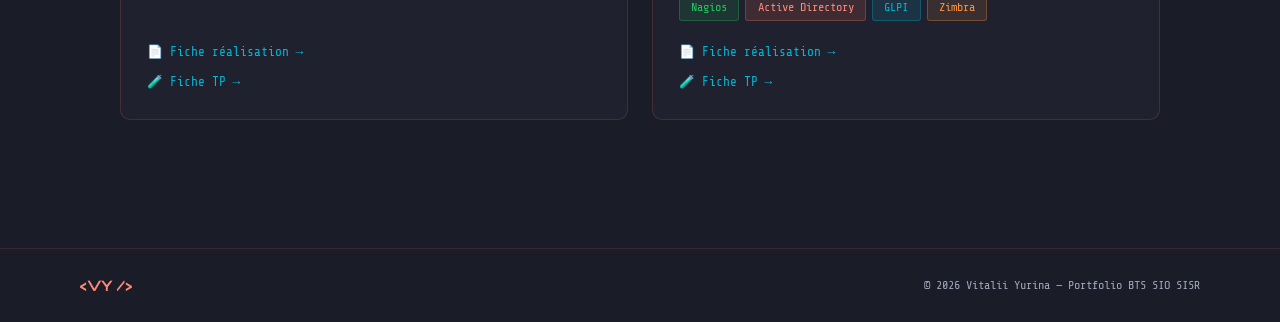
<file: projets.html>
<!DOCTYPE html>
<html lang="fr">
<head>
  <meta charset="UTF-8"/>
  <meta name="viewport" content="width=device-width, initial-scale=1.0"/>
  <title>Épreuve E6 — Vitalii Yurina</title>
  <meta name="description" content="Épreuve E6 : administration des systèmes et des réseaux — cahier des charges StadiumCompany et réalisations professionnelles de Vitalii Yurina."/>
  <link rel="preconnect" href="https://fonts.googleapis.com"/>
  <link rel="preconnect" href="https://fonts.gstatic.com" crossorigin/>
  <link href="https://fonts.googleapis.com/css2?family=Orbitron:wght@400;700;900&family=Rajdhani:wght@300;400;600&family=Share+Tech+Mono&display=swap" rel="stylesheet"/>
  <link rel="stylesheet" href="assets/css/style.css"/>
  <style>
    /* ---------- PAGE : ÉPREUVE E6 ---------- */
    .e6-intro { margin-bottom: 1.5rem; padding: 2.2rem; border-left: 3px solid var(--violet); }
    .e6-intro:hover { transform: none; }
    .e6-intro > p { color: var(--grey); font-size: 1.05rem; line-height: 1.85; margin-bottom: 1rem; }
    .e6-points { list-style: none; display: flex; flex-direction: column; gap: .7rem; margin-top: 1.2rem; }
    .e6-points li { padding: .8rem 1rem .8rem 1.1rem; background: rgba(6,182,212,.06); border: 1px solid rgba(6,182,212,.2); border-left: 3px solid var(--cyan); border-radius: 8px; color: var(--grey); font-size: 1rem; line-height: 1.65; }
    .e6-points li:nth-child(2) { background: rgba(239,111,94,.06); border-color: rgba(239,111,94,.2); border-left-color: var(--violet-l); }
    .e6-points li:nth-child(3) { background: rgba(34,197,94,.06); border-color: rgba(34,197,94,.2); border-left-color: var(--green); }
    .e6-points strong { font-family: var(--font-mono); font-size: .8rem; letter-spacing: .5px; color: var(--white); margin-right: .4rem; }
    .e6-note { display: flex; align-items: center; gap: .8rem; margin-top: 1.6rem; padding: .9rem 1.2rem; background: rgba(20,22,32,.8); border: 1px solid rgba(239,111,94,.3); border-top: 2px solid var(--violet); border-radius: 8px; font-family: var(--font-mono); font-size: .82rem; color: var(--grey); font-style: italic; }
    .e6-note span { color: var(--violet-l); font-style: normal; font-size: 1rem; }
    .e6-dl { text-align: center; margin: 2rem 0 3.5rem; }

    .e6-grid { display: grid; grid-template-columns: 1fr 1fr; gap: 1.5rem; }
    .r-card { display: flex; flex-direction: column; background: rgba(32,34,48,.95); border: 1px solid rgba(239,111,94,.18); border-radius: 10px; overflow: hidden; transition: border-color .35s, box-shadow .35s, transform .35s var(--ease); }
    .r-card:hover { border-color: rgba(239,111,94,.55); box-shadow: 0 14px 40px rgba(239,111,94,.18); transform: translateY(-4px); }
    .r-img { height: 210px; overflow: hidden; border-bottom: 1px solid rgba(239,111,94,.15); background: #15161f; }
    .r-img img { display: block; width: 100%; height: 100%; object-fit: cover; transition: transform .5s var(--ease); }
    .r-card:hover .r-img img { transform: scale(1.04); }
    .r-body { padding: 1.5rem 1.6rem 1.6rem; display: flex; flex-direction: column; flex: 1; }
    .r-num { font-family: var(--font-mono); font-size: .68rem; letter-spacing: 2px; text-transform: uppercase; color: var(--violet-l); margin-bottom: .5rem; }
    .r-title { font-family: var(--font-head); font-size: 1rem; font-weight: 700; color: var(--white); line-height: 1.45; margin-bottom: .8rem; }
    .r-desc { color: var(--grey); font-size: .98rem; line-height: 1.75; margin-bottom: 1.1rem; }
    .r-card .tag-row { margin-bottom: 1.3rem; }
    .r-links { margin-top: auto; display: flex; flex-direction: column; gap: .5rem; }
    .r-link { display: inline-flex; align-items: center; gap: .4rem; font-family: var(--font-mono); font-size: .8rem; color: var(--cyan); text-decoration: none; transition: color .2s, gap .2s; }
    .r-link:hover { color: var(--white); gap: .7rem; }

    @media (max-width: 800px) { .e6-grid { grid-template-columns: 1fr; } .e6-intro { padding: 1.4rem; } }
  </style>
</head>
<body>
  <div class="cursor"></div><div class="cursor-trail"></div>
  <canvas id="bg-canvas"></canvas>
  <div class="bg-glow"></div>

  <nav class="navbar" id="navbar"></nav>

  <main class="page-wrapper">
    <div class="terminal-badge reveal">
      <span class="term-user">vitalii</span><span class="term-path">@portfolio:~/e6$</span><span class="term-cmd">cat stadiumcompany.txt</span><span class="term-cursor"></span>
    </div>

    <div class="section-header reveal">
      <span class="section-num">06</span>
      <h2 class="section-title">Épreuve <span class="neon-text">E6</span> — Administration des systèmes et des réseaux</h2>
      <div class="section-line"></div>
    </div>

    <!-- ===== Présentation de l'épreuve ===== -->
    <div class="cyber-card e6-intro reveal delay-1">
      <div class="card-corner tl"></div><div class="card-corner tr"></div><div class="card-corner bl"></div><div class="card-corner br"></div>
      <p>Cette épreuve valide la maîtrise des services réseaux essentiels et la capacité à répondre aux besoins d'une organisation. Mes réalisations s'appuient sur le cahier des charges de <strong>StadiumCompany</strong>, qui confie la conception et l'implémentation de ses solutions systèmes et réseaux à Networkingcompany.</p>
      <ul class="e6-points">
        <li><strong>CONCEPTION :</strong> analyse des besoins et choix d'architecture (VLAN, DMZ).</li>
        <li><strong>MISE EN ŒUVRE :</strong> déploiement de services Windows Server 2022 (AD, DNS, DHCP) et d'équipements Cisco.</li>
        <li><strong>EXPLOITATION :</strong> supervision avec Nagios XI et gestion de parc via GLPI.</li>
      </ul>
      <div class="e6-note"><span>ⓘ</span> Les deux réalisations ci-dessous ont été développées à partir de ce cahier des charges.</div>
    </div>

    <div class="e6-dl reveal delay-1">
      <a href="docs/Cahier_des_Charges_StadiumCompany.pdf" download class="btn btn-primary">⬇ Télécharger le cahier des charges StadiumCompany</a>
    </div>

    <!-- ===== Réalisations ===== -->
    <div class="section-header reveal">
      <span class="section-num">// réalisations</span>
      <h2 class="section-title">Les réalisations en <span class="neon-text">cours de formation</span></h2>
      <div class="section-line"></div>
    </div>

    <div class="e6-grid">
      <!-- Réalisation 1 -->
      <article class="r-card reveal delay-1">
        <div class="r-img"><img src="assets/img/e6-realisation-1.svg" alt="" loading="lazy"/></div>
        <div class="r-body">
          <div class="r-num">Réalisation n°1</div>
          <h3 class="r-title">Mise en œuvre d'une infrastructure réseau et système sécurisée pour le service restauration de StadiumCompany</h3>
          <p class="r-desc">Le restaurant de StadiumCompany a modernisé son système de prise de commande en utilisant des tablettes sans fil. L'enjeu principal est de permettre un accès sécurisé aux menus et au logiciel de caisse, tout en assurant une isolation stricte des flux de données pour respecter les exigences de sécurité et de conformité PCI-DSS.</p>
          <div class="tag-row">
            <span class="tag cyan">Cisco</span><span class="tag">Active Directory</span><span class="tag">GPO</span><span class="tag orange">Wi-Fi (AIR-CAP3502I)</span>
          </div>
          <div class="r-links">
            <!-- Dépose tes PDF dans docs/ avec exactement ces noms -->
            <a href="docs/E6_Realisation_1.pdf" target="_blank" rel="noopener" class="r-link">📄 Fiche réalisation →</a>
            <a href="docs/E6_TP_1.pdf" target="_blank" rel="noopener" class="r-link">🧪 Fiche TP →</a>
          </div>
        </div>
      </article>

      <!-- Réalisation 2 -->
      <article class="r-card reveal delay-2">
        <div class="r-img"><img src="assets/img/e6-realisation-2.svg" alt="" loading="lazy"/></div>
        <div class="r-body">
          <div class="r-num">Réalisation n°2</div>
          <h3 class="r-title">Optimisation de la gestion de parc et de la disponibilité des services métier de StadiumCompany</h3>
          <p class="r-desc">La gestion des terminaux de commande et des caisses (POS) au sein du restaurant nécessite un inventaire centralisé pour assurer un suivi efficace. De plus, en raison de la criticité du réseau Wi-Fi pour l'activité, une supervision constante est indispensable pour garantir la continuité de service et permettre une réactivité immédiate de la DSI en cas d'incident.</p>
          <div class="tag-row">
            <span class="tag green">Nagios</span><span class="tag">Active Directory</span><span class="tag cyan">GLPI</span><span class="tag orange">Zimbra</span>
          </div>
          <div class="r-links">
            <a href="docs/E6_Realisation_2.pdf" target="_blank" rel="noopener" class="r-link">📄 Fiche réalisation →</a>
            <a href="docs/E6_TP_1.pdf" target="_blank" rel="noopener" class="r-link">🧪 Fiche TP →</a>
          </div>
        </div>
      </article>
    </div>
  </main>

  <footer class="footer" id="footer"></footer>
  <script src="assets/js/script.js"></script>
</body>
</html>
</file>
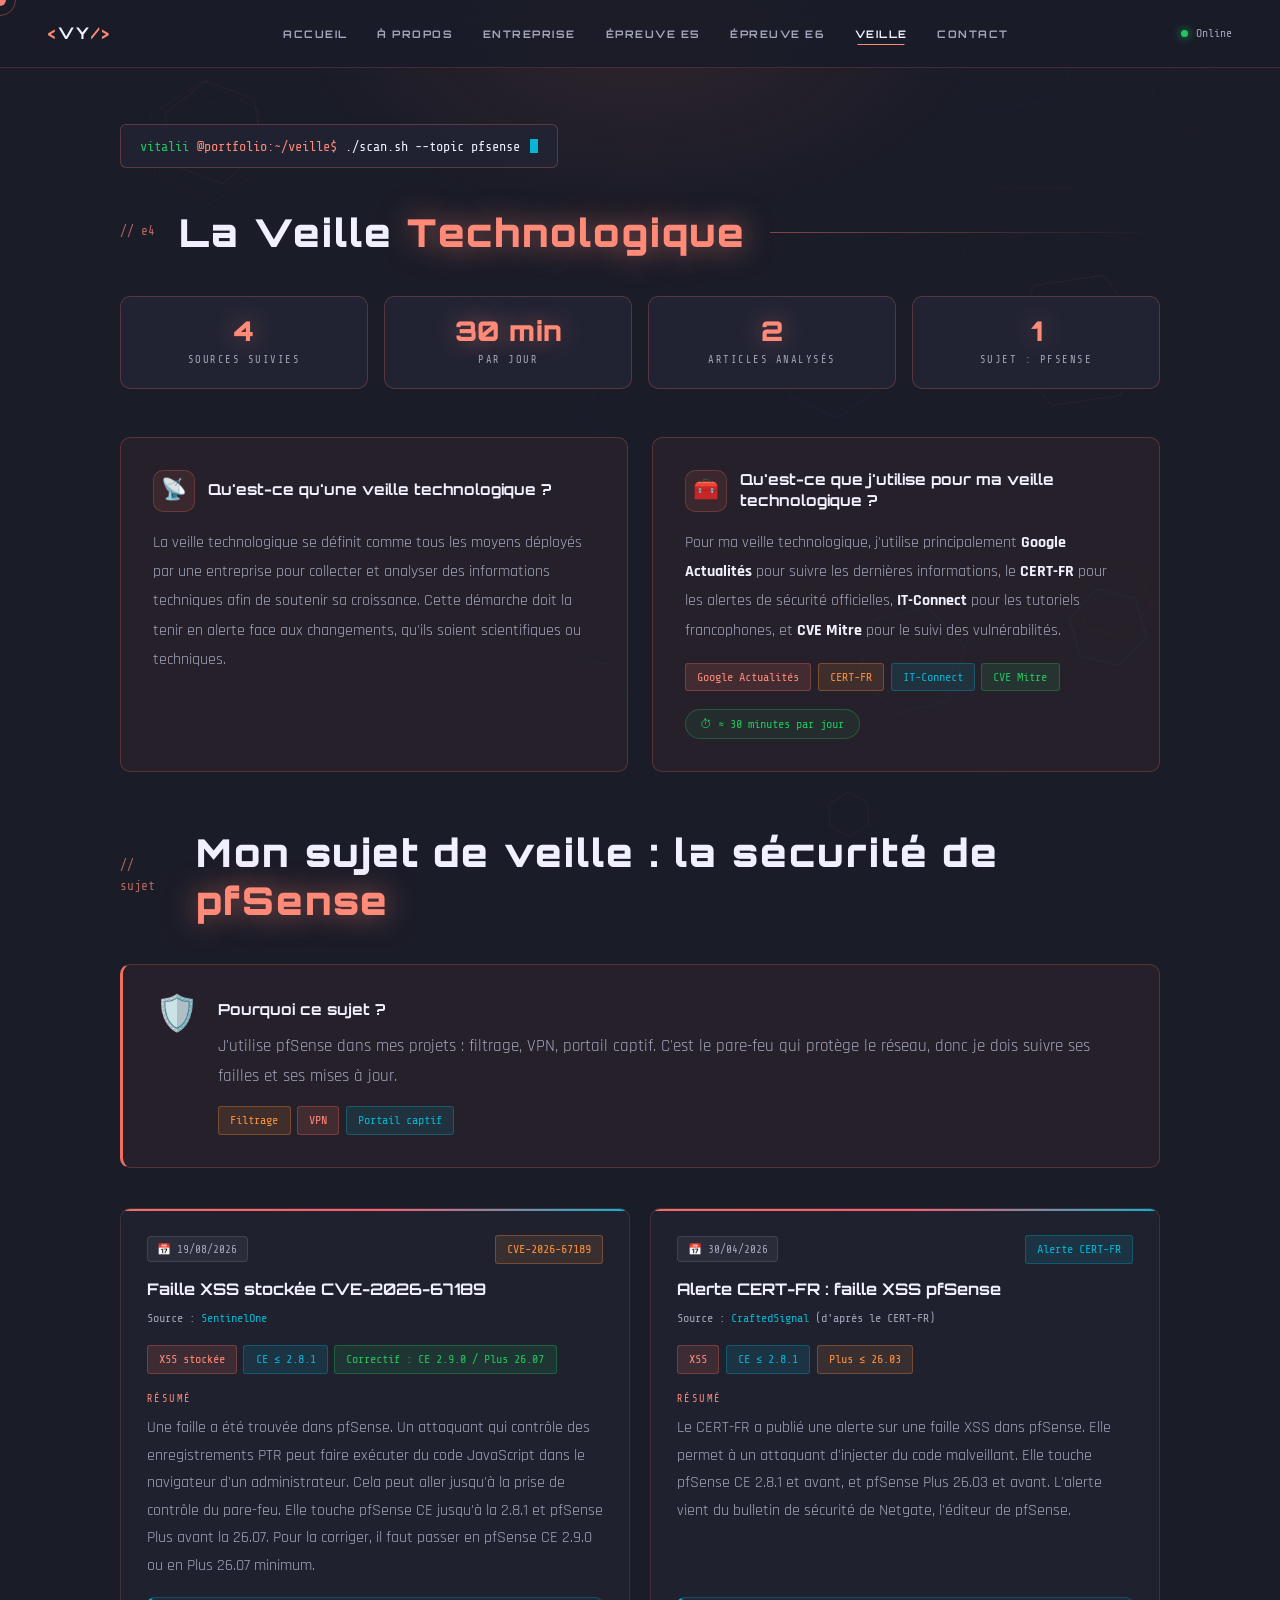
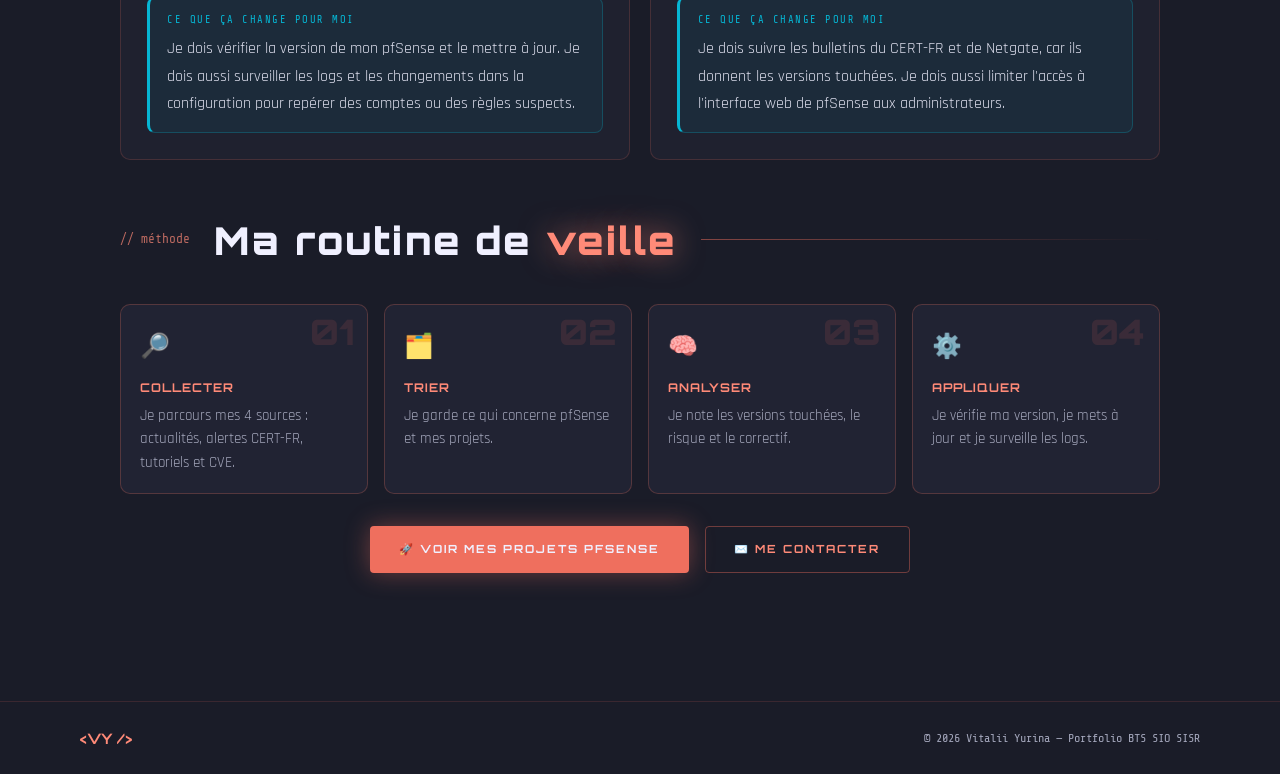
<file: veille.html>
<!DOCTYPE html>
<html lang="fr">
<head>
  <meta charset="UTF-8"/>
  <meta name="viewport" content="width=device-width, initial-scale=1.0"/>
  <title>Veille — Vitalii Yurina</title>
  <meta name="description" content="Veille technologique (épreuve E4) : la sécurité de pfSense — sources, méthode et analyses d'articles."/>
  <link rel="preconnect" href="https://fonts.googleapis.com"/>
  <link rel="preconnect" href="https://fonts.gstatic.com" crossorigin/>
  <link href="https://fonts.googleapis.com/css2?family=Orbitron:wght@400;700;900&family=Rajdhani:wght@300;400;600&family=Share+Tech+Mono&display=swap" rel="stylesheet"/>
  <link rel="stylesheet" href="assets/css/style.css"/>
  <style>
    /* ---------- PAGE : VEILLE (contenu) ---------- */
    .v-stats { display: grid; grid-template-columns: repeat(4, 1fr); gap: 1rem; margin-bottom: 3rem; }
    .v-stat { background: var(--panel-bg); border: 1px solid var(--card-border); border-radius: 10px; padding: 1.1rem 1rem; text-align: center; transition: border-color .3s, transform .3s var(--ease); }
    .v-stat:hover { border-color: var(--violet-l); transform: translateY(-4px); }
    .v-stat-num { font-family: var(--font-head); font-size: 1.7rem; font-weight: 900; color: var(--violet-l); text-shadow: 0 0 24px rgba(255,138,120,.45); line-height: 1.2; }
    .v-stat-lbl { font-family: var(--font-mono); font-size: .65rem; letter-spacing: 1.5px; text-transform: uppercase; color: var(--grey); margin-top: .3rem; }

    .v-two { display: grid; grid-template-columns: 1fr 1fr; gap: 1.5rem; margin-bottom: 3.5rem; }
    .v-card { height: 100%; }
    .v-card-head { display: flex; align-items: center; gap: .8rem; margin-bottom: 1rem; }
    .v-card-icon { width: 42px; height: 42px; flex-shrink: 0; border-radius: 10px; background: rgba(239,111,94,.1); border: 1px solid var(--card-border); display: flex; align-items: center; justify-content: center; font-size: 1.3rem; }
    .v-card h3 { font-family: var(--font-head); font-size: .95rem; font-weight: 700; color: var(--white); line-height: 1.35; }
    .v-card p { color: var(--grey); font-size: 1.02rem; line-height: 1.8; }
    .v-card p + .tag-row { margin-top: 1.1rem; }
    .v-time { display: inline-flex; align-items: center; gap: .4rem; margin-top: 1.1rem; font-family: var(--font-mono); font-size: .75rem; color: var(--green); background: rgba(34,197,94,.08); border: 1px solid rgba(34,197,94,.3); border-radius: 20px; padding: .25rem .9rem; }

    .v-why { display: flex; gap: 1.2rem; align-items: flex-start; margin-bottom: 2.5rem; border-left: 3px solid var(--violet); }
    .v-why:hover { transform: none; }
    .v-why-icon { font-size: 2.2rem; line-height: 1; }
    .v-why h3 { font-family: var(--font-head); font-size: .95rem; color: var(--white); margin-bottom: .5rem; }
    .v-why p { color: var(--grey); font-size: 1.05rem; line-height: 1.8; margin-bottom: .9rem; }

    .v-articles { display: grid; grid-template-columns: 1fr 1fr; gap: 1.3rem; margin-bottom: 3.5rem; }
    .v-art { position: relative; display: flex; flex-direction: column; background: rgba(32,34,48,.95); border: 1px solid rgba(239,111,94,.18); border-radius: 10px; overflow: hidden; transition: border-color .35s, box-shadow .35s, transform .35s var(--ease); }
    .v-art:hover { border-color: rgba(239,111,94,.55); box-shadow: 0 14px 40px rgba(239,111,94,.18); transform: translateY(-4px); }
    .v-art-bar { height: 2px; background: linear-gradient(90deg, var(--violet), var(--neon), var(--cyan)); }
    .v-art-inner { padding: 1.5rem 1.6rem 1.6rem; display: flex; flex-direction: column; flex: 1; }
    .v-art-meta { display: flex; justify-content: space-between; align-items: center; gap: .5rem; flex-wrap: wrap; margin-bottom: .9rem; }
    .v-date { font-family: var(--font-mono); font-size: .7rem; color: var(--grey); background: rgba(255,255,255,.05); border: 1px solid rgba(255,255,255,.1); border-radius: 4px; padding: .15rem .6rem; }
    .v-art h4 { font-family: var(--font-head); font-size: 1rem; font-weight: 700; color: var(--white); line-height: 1.4; margin-bottom: .5rem; }
    .v-src { font-family: var(--font-mono); font-size: .75rem; color: var(--grey); margin-bottom: 1rem; }
    .v-src b { color: var(--cyan); font-weight: 400; }
    .v-block-label { font-family: var(--font-mono); font-size: .65rem; letter-spacing: 1.5px; text-transform: uppercase; color: var(--violet-l); margin-bottom: .35rem; }
    .v-art p { color: var(--grey); font-size: .98rem; line-height: 1.75; margin-bottom: 1.1rem; }
    .v-impact { margin-top: auto; background: rgba(6,182,212,.07); border: 1px solid rgba(6,182,212,.25); border-left: 3px solid var(--cyan); border-radius: 8px; padding: .9rem 1.1rem; }
    .v-impact .v-block-label { color: var(--cyan); }
    .v-impact p { margin: 0; color: var(--white); opacity: .9; }
    .v-art .tag-row { margin-bottom: 1.1rem; }

    .v-steps { display: grid; grid-template-columns: repeat(4, 1fr); gap: 1rem; margin-bottom: 2rem; }
    .v-step { position: relative; background: var(--panel-bg); border: 1px solid var(--card-border); border-radius: 10px; padding: 1.4rem 1.2rem 1.2rem; transition: border-color .3s, transform .3s var(--ease); }
    .v-step:hover { border-color: var(--violet-l); transform: translateY(-4px); }
    .v-step-n { position: absolute; top: .6rem; right: .9rem; font-family: var(--font-head); font-size: 2.2rem; font-weight: 900; color: rgba(239,111,94,.12); line-height: 1; }
    .v-step-icon { font-size: 1.5rem; margin-bottom: .6rem; display: block; }
    .v-step h5 { font-family: var(--font-head); font-size: .75rem; letter-spacing: 1px; color: var(--violet-l); margin-bottom: .35rem; }
    .v-step p { color: var(--grey); font-size: .92rem; line-height: 1.6; }

    @media (max-width: 900px) {
      .v-stats, .v-steps { grid-template-columns: repeat(2, 1fr); }
    }
    @media (max-width: 750px) {
      .v-two, .v-articles { grid-template-columns: 1fr; }
      .v-why { flex-direction: column; gap: .6rem; }
    }
    @media (max-width: 450px) {
      .v-steps { grid-template-columns: 1fr; }
    }
  </style>
</head>
<body>
  <div class="cursor"></div><div class="cursor-trail"></div>
  <canvas id="bg-canvas"></canvas>
  <div class="bg-glow"></div>

  <nav class="navbar" id="navbar"></nav>

  <main class="page-wrapper">
    <div class="terminal-badge reveal">
      <span class="term-user">vitalii</span><span class="term-path">@portfolio:~/veille$</span><span class="term-cmd">./scan.sh --topic pfsense</span><span class="term-cursor"></span>
    </div>

    <div class="section-header reveal">
      <span class="section-num">// e4</span>
      <h2 class="section-title">La Veille <span class="neon-text">Technologique</span></h2>
      <div class="section-line"></div>
    </div>

    <!-- ===== Chiffres clés ===== -->
    <div class="v-stats reveal delay-1">
      <div class="v-stat"><div class="v-stat-num">4</div><div class="v-stat-lbl">Sources suivies</div></div>
      <div class="v-stat"><div class="v-stat-num">30 min</div><div class="v-stat-lbl">Par jour</div></div>
      <div class="v-stat"><div class="v-stat-num">2</div><div class="v-stat-lbl">Articles analysés</div></div>
      <div class="v-stat"><div class="v-stat-num">1</div><div class="v-stat-lbl">Sujet : pfSense</div></div>
    </div>

    <!-- ===== Définition + outils ===== -->
    <div class="v-two">
      <div class="cyber-card v-card reveal delay-1">
        <div class="card-corner tl"></div><div class="card-corner tr"></div><div class="card-corner bl"></div><div class="card-corner br"></div>
        <div class="v-card-head">
          <div class="v-card-icon">📡</div>
          <h3>Qu'est-ce qu'une veille technologique ?</h3>
        </div>
        <p>La veille technologique se définit comme tous les moyens déployés par une entreprise pour collecter et analyser des informations techniques afin de soutenir sa croissance. Cette démarche doit la tenir en alerte face aux changements, qu'ils soient scientifiques ou techniques.</p>
      </div>

      <div class="cyber-card v-card reveal delay-2">
        <div class="card-corner tl"></div><div class="card-corner tr"></div><div class="card-corner bl"></div><div class="card-corner br"></div>
        <div class="v-card-head">
          <div class="v-card-icon">🧰</div>
          <h3>Qu'est-ce que j'utilise pour ma veille technologique ?</h3>
        </div>
        <p>Pour ma veille technologique, j'utilise principalement <strong>Google Actualités</strong> pour suivre les dernières informations, le <strong>CERT-FR</strong> pour les alertes de sécurité officielles, <strong>IT-Connect</strong> pour les tutoriels francophones, et <strong>CVE Mitre</strong> pour le suivi des vulnérabilités.</p>
        <div class="tag-row">
          <span class="tag">Google Actualités</span>
          <span class="tag orange">CERT-FR</span>
          <span class="tag cyan">IT-Connect</span>
          <span class="tag green">CVE Mitre</span>
        </div>
        <span class="v-time">⏱ ≈ 30 minutes par jour</span>
      </div>
    </div>

    <!-- ===== Sujet de veille ===== -->
    <div class="section-header reveal">
      <span class="section-num">// sujet</span>
      <h2 class="section-title">Mon sujet de veille : la sécurité de <span class="neon-text">pfSense</span></h2>
      <div class="section-line"></div>
    </div>

    <div class="cyber-card v-why reveal delay-1">
      <div class="card-corner tl"></div><div class="card-corner tr"></div><div class="card-corner bl"></div><div class="card-corner br"></div>
      <div class="v-why-icon">🛡️</div>
      <div>
        <h3>Pourquoi ce sujet ?</h3>
        <p>J'utilise pfSense dans mes projets : filtrage, VPN, portail captif. C'est le pare-feu qui protège le réseau, donc je dois suivre ses failles et ses mises à jour.</p>
        <div class="tag-row">
          <span class="tag orange">Filtrage</span>
          <span class="tag">VPN</span>
          <span class="tag cyan">Portail captif</span>
        </div>
      </div>
    </div>

    <!-- ===== Articles ===== -->
    <div class="v-articles">
      <article class="v-art reveal delay-1">
        <div class="v-art-bar"></div>
        <div class="v-art-inner">
          <div class="v-art-meta">
            <span class="v-date">📅 19/08/2026</span>
            <span class="tag orange">CVE-2026-67189</span>
          </div>
          <h4>Faille XSS stockée CVE-2026-67189</h4>
          <div class="v-src">Source : <b>SentinelOne</b></div>
          <div class="tag-row">
            <span class="tag">XSS stockée</span>
            <span class="tag cyan">CE ≤ 2.8.1</span>
            <span class="tag green">Correctif : CE 2.9.0 / Plus 26.07</span>
          </div>
          <div class="v-block-label">Résumé</div>
          <p>Une faille a été trouvée dans pfSense. Un attaquant qui contrôle des enregistrements PTR peut faire exécuter du code JavaScript dans le navigateur d'un administrateur. Cela peut aller jusqu'à la prise de contrôle du pare-feu. Elle touche pfSense CE jusqu'à la 2.8.1 et pfSense Plus avant la 26.07. Pour la corriger, il faut passer en pfSense CE 2.9.0 ou en Plus 26.07 minimum.</p>
          <div class="v-impact">
            <div class="v-block-label">Ce que ça change pour moi</div>
            <p>Je dois vérifier la version de mon pfSense et le mettre à jour. Je dois aussi surveiller les logs et les changements dans la configuration pour repérer des comptes ou des règles suspects.</p>
          </div>
        </div>
      </article>

      <article class="v-art reveal delay-2">
        <div class="v-art-bar"></div>
        <div class="v-art-inner">
          <div class="v-art-meta">
            <span class="v-date">📅 30/04/2026</span>
            <span class="tag cyan">Alerte CERT-FR</span>
          </div>
          <h4>Alerte CERT-FR : faille XSS pfSense</h4>
          <div class="v-src">Source : <b>CraftedSignal</b> (d'après le CERT-FR)</div>
          <div class="tag-row">
            <span class="tag">XSS</span>
            <span class="tag cyan">CE ≤ 2.8.1</span>
            <span class="tag orange">Plus ≤ 26.03</span>
          </div>
          <div class="v-block-label">Résumé</div>
          <p>Le CERT-FR a publié une alerte sur une faille XSS dans pfSense. Elle permet à un attaquant d'injecter du code malveillant. Elle touche pfSense CE 2.8.1 et avant, et pfSense Plus 26.03 et avant. L'alerte vient du bulletin de sécurité de Netgate, l'éditeur de pfSense.</p>
          <div class="v-impact">
            <div class="v-block-label">Ce que ça change pour moi</div>
            <p>Je dois suivre les bulletins du CERT-FR et de Netgate, car ils donnent les versions touchées. Je dois aussi limiter l'accès à l'interface web de pfSense aux administrateurs.</p>
          </div>
        </div>
      </article>
    </div>

    <!-- ===== Méthode ===== -->
    <div class="section-header reveal">
      <span class="section-num">// méthode</span>
      <h2 class="section-title">Ma routine de <span class="neon-text">veille</span></h2>
      <div class="section-line"></div>
    </div>

    <div class="v-steps">
      <div class="v-step reveal delay-1"><span class="v-step-n">01</span><span class="v-step-icon">🔎</span><h5>COLLECTER</h5><p>Je parcours mes 4 sources : actualités, alertes CERT-FR, tutoriels et CVE.</p></div>
      <div class="v-step reveal delay-2"><span class="v-step-n">02</span><span class="v-step-icon">🗂️</span><h5>TRIER</h5><p>Je garde ce qui concerne pfSense et mes projets.</p></div>
      <div class="v-step reveal delay-3"><span class="v-step-n">03</span><span class="v-step-icon">🧠</span><h5>ANALYSER</h5><p>Je note les versions touchées, le risque et le correctif.</p></div>
      <div class="v-step reveal delay-4"><span class="v-step-n">04</span><span class="v-step-icon">⚙️</span><h5>APPLIQUER</h5><p>Je vérifie ma version, je mets à jour et je surveille les logs.</p></div>
    </div>

    <div class="btn-row center reveal delay-2">
      <a href="missions.html" class="btn btn-primary">🚀 Voir mes projets pfSense</a>
      <a href="contact.html" class="btn btn-ghost">✉️ Me contacter</a>
    </div>
  </main>

  <footer class="footer" id="footer"></footer>
  <script src="assets/js/script.js"></script>
</body>
</html>
</file>
<file: assets/css/style.css>
/* =====================================================================
   PORTFOLIO — VITALII YURINA
   Style : Dark Cyberpunk Violet
   ---------------------------------------------------------------------
   SOMMAIRE
   01. Variables
   02. Base
   03. Curseur & fond animé
   04. Navbar (+ menu mobile)
   05. Éléments communs (terminal, titres, cartes, tags, boutons)
   06. Animations d'apparition
   07. Footer
   08. Page : Accueil
   09. Page : À propos
   10. Page : BTS SIO
   11. Page : École & Entreprise
   12. Page : Missions E5
   13. Page : Projets E6
   14. Page : Veille
   15. Page : Contact
   16. Responsive
   ===================================================================== */


/* ---------- 01. VARIABLES ---------- */
:root {
  --bg:          #1a1c28;
  --violet:      #ef6f5e;
  --violet-l:    #ff8a78;
  --neon:        #ff5d73;
  --cyan:        #06b6d4;
  --green:       #22c55e;
  --orange:      #fb923c;
  --white:       #f0f0ff;
  --grey:        #a3a6bb;

  --card-bg:     rgba(239, 111, 94, 0.06);
  --card-border: rgba(239, 111, 94, 0.25);
  --panel-bg:    rgba(34, 36, 52, 0.95);

  --font-head:   'Orbitron', sans-serif;
  --font-body:   'Rajdhani', sans-serif;
  --font-mono:   'Share Tech Mono', monospace;

  --nav-h:       68px;
  --ease:        cubic-bezier(0.16, 1, 0.3, 1);
}


/* ---------- 02. BASE ---------- */
*, *::before, *::after { margin: 0; padding: 0; box-sizing: border-box; }
html { scroll-behavior: smooth; scroll-padding-top: calc(var(--nav-h) + 1rem); }

body {
  background: var(--bg);
  color: var(--white);
  font-family: var(--font-body);
  font-size: 16px;
  line-height: 1.7;
  overflow-x: hidden;
  min-height: 100vh;
}

a { color: inherit; }
img { max-width: 100%; }
strong { color: var(--white); }


/* ---------- 03. CURSEUR & FOND ANIMÉ ---------- */
.cursor,
.cursor-trail { display: none; }

/* Curseur personnalisé uniquement avec une vraie souris */
@media (hover: hover) and (pointer: fine) {
  body, a, button, .btn { cursor: none; }
  .cursor       { display: block; position: fixed; width: 12px; height: 12px; background: var(--violet); border-radius: 50%; pointer-events: none; z-index: 9999; transform: translate(-50%, -50%); mix-blend-mode: screen; }
  .cursor-trail { display: block; position: fixed; width: 32px; height: 32px; border: 1px solid rgba(239,111,94,.4); border-radius: 50%; pointer-events: none; z-index: 9998; transform: translate(-50%, -50%); transition: left .12s ease, top .12s ease; }
}

#bg-canvas {
  position: fixed;
  inset: 0;
  z-index: 0;
  pointer-events: none;
  opacity: .55;
}

.bg-glow {
  position: fixed; top: -20%; left: 50%; transform: translateX(-50%);
  width: 700px; height: 400px; max-width: 100vw;
  background: radial-gradient(ellipse, rgba(239,111,94,.1) 0%, transparent 70%);
  pointer-events: none; z-index: 0;
  animation: glowPulse 6s ease-in-out infinite;
}

@keyframes glowPulse { 0%,100% { opacity: .6; } 50% { opacity: 1; } }
@keyframes blink     { 0%,100% { opacity: 1; }  50% { opacity: .3; } }
@keyframes pulse     { 0%,100% { opacity: 1; }  50% { opacity: .4; } }
@keyframes fadeUp    { to { opacity: 1; transform: translateY(0); } }


/* ---------- 04. NAVBAR ---------- */
.navbar {
  position: fixed; top: 0; left: 0; right: 0; height: var(--nav-h);
  display: flex; align-items: center; justify-content: space-between;
  padding: 0 3rem; z-index: 1000;
  background: rgba(26,28,40,.88);
  backdrop-filter: blur(20px);
  -webkit-backdrop-filter: blur(20px);
  border-bottom: 1px solid rgba(239,111,94,.2);
  transition: border-color .3s, box-shadow .3s;
}
.navbar.scrolled { border-bottom-color: rgba(239,111,94,.4); box-shadow: 0 4px 40px rgba(239,111,94,.15); }

.nav-logo { font-family: var(--font-head); font-size: 1rem; font-weight: 700; color: var(--white); letter-spacing: 2px; text-decoration: none; }
.logo-bracket { color: var(--violet-l); }

.nav-links { display: flex; list-style: none; gap: .25rem; align-items: center; }

.nav-link {
  font-family: var(--font-head); font-size: .65rem; font-weight: 700;
  letter-spacing: 1.5px; text-transform: uppercase; color: var(--grey);
  text-decoration: none; padding: .5rem .8rem; border-radius: 4px;
  position: relative; transition: color .3s; white-space: nowrap;
}
.nav-link::after { content: ''; position: absolute; bottom: 4px; left: 50%; width: 0; height: 1px; background: var(--violet-l); transform: translateX(-50%); transition: width .3s; }
.nav-link:hover, .nav-link.active { color: var(--white); }
.nav-link:hover::after, .nav-link.active::after { width: 60%; }

/* Menu déroulant BTS SIO */
.nav-dropdown { position: relative; }
.dropdown-arrow { font-size: .7rem; margin-left: 3px; transition: transform .3s; display: inline-block; }
.nav-dropdown:hover .dropdown-arrow { transform: rotate(180deg); }
.dropdown-menu {
  position: absolute; top: calc(100% + 8px); left: 50%;
  transform: translateX(-50%) translateY(-8px);
  list-style: none; background: rgba(34,36,52,.97);
  border: 1px solid var(--card-border); border-radius: 8px;
  padding: .4rem; min-width: 210px;
  opacity: 0; pointer-events: none;
  transition: opacity .3s, transform .3s;
  box-shadow: 0 20px 60px rgba(0,0,0,.6), 0 0 30px rgba(239,111,94,.2);
}
.nav-dropdown:hover .dropdown-menu,
.nav-dropdown:focus-within .dropdown-menu { opacity: 1; pointer-events: auto; transform: translateX(-50%) translateY(0); }
.dropdown-link { display: flex; align-items: center; gap: .7rem; padding: .65rem .9rem; text-decoration: none; color: var(--grey); border-radius: 6px; transition: background .2s, color .2s; }
.dropdown-link:hover { background: rgba(239,111,94,.15); color: var(--white); }
.drop-icon  { font-size: 1.2rem; }
.drop-title { display: block; font-family: var(--font-head); font-size: .78rem; font-weight: 700; color: var(--violet-l); }
.drop-sub   { display: block; font-size: .68rem; color: var(--grey); margin-top: 1px; }

.nav-status { display: flex; align-items: center; gap: .5rem; font-family: var(--font-mono); font-size: .72rem; color: var(--grey); }
.status-dot { width: 7px; height: 7px; border-radius: 50%; background: var(--green); box-shadow: 0 0 8px var(--green); animation: blink 2s ease-in-out infinite; }

/* Bouton hamburger (visible en mobile) */
.nav-toggle { display: none; background: none; border: 1px solid rgba(239,111,94,.4); border-radius: 6px; width: 42px; height: 38px; padding: 0; flex-direction: column; align-items: center; justify-content: center; gap: 5px; }
.nav-toggle span { display: block; width: 18px; height: 2px; background: var(--violet-l); transition: transform .3s, opacity .3s; }
.navbar.open .nav-toggle span:nth-child(1) { transform: translateY(7px) rotate(45deg); }
.navbar.open .nav-toggle span:nth-child(2) { opacity: 0; }
.navbar.open .nav-toggle span:nth-child(3) { transform: translateY(-7px) rotate(-45deg); }


/* ---------- 05. ÉLÉMENTS COMMUNS ---------- */

/* Page */
.page-wrapper {
  position: relative; z-index: 1;
  padding: calc(var(--nav-h) + 3.5rem) 5rem 4rem;
  max-width: 1200px; margin: 0 auto;
}

/* Badge terminal */
.terminal-badge {
  display: inline-flex; align-items: center; flex-wrap: wrap; gap: .5rem;
  background: rgba(34,36,52,.9); border: 1px solid rgba(239,111,94,.3);
  border-radius: 6px; padding: .6rem 1.2rem;
  font-family: var(--font-mono); font-size: .85rem;
  margin-bottom: 2.5rem;
}
.term-user   { color: var(--green); }
.term-path   { color: var(--violet-l); }
.term-cmd    { color: var(--white); }
.term-cursor { display: inline-block; width: 8px; height: 1em; background: var(--cyan); margin-left: 2px; animation: blink 1s step-end infinite; vertical-align: middle; }

/* Pastilles rouge/jaune/vert (fausse fenêtre) */
.dot { display: inline-block; width: 9px; height: 9px; border-radius: 50%; }
.dot.r { background: #ff5f57; }
.dot.y { background: #ffbd2e; }
.dot.g { background: #28c940; }

/* Titres de section */
.section-header { display: flex; align-items: center; gap: 1.5rem; margin-bottom: 2.5rem; }
.section-num    { font-family: var(--font-mono); font-size: .8rem; color: var(--violet-l); opacity: .7; }
.section-title  { font-family: var(--font-head); font-size: clamp(1.4rem, 3vw, 2.5rem); font-weight: 900; color: var(--white); letter-spacing: 2px; line-height: 1.25; }
.section-line   { flex: 1; height: 1px; background: linear-gradient(90deg, rgba(239,111,94,.5), transparent); }
.neon-text      { color: var(--violet-l); text-shadow: 0 0 30px rgba(255,138,120,.6); }

/* Cartes */
.cyber-card {
  position: relative; background: var(--card-bg);
  border: 1px solid var(--card-border); border-radius: 10px; padding: 2rem;
  transition: transform .4s var(--ease), box-shadow .4s var(--ease), border-color .4s;
}
.cyber-card:hover { transform: translateY(-5px); border-color: var(--violet-l); box-shadow: 0 20px 60px rgba(239,111,94,.2); }

.card-corner { position: absolute; width: 12px; height: 12px; border-color: var(--violet-l); border-style: solid; opacity: 0; transition: opacity .3s; }
.cyber-card:hover .card-corner { opacity: 1; }
.card-corner.tl { top: -1px;    left: -1px;  border-width: 2px 0 0 2px; }
.card-corner.tr { top: -1px;    right: -1px; border-width: 2px 2px 0 0; }
.card-corner.bl { bottom: -1px; left: -1px;  border-width: 0 0 2px 2px; }
.card-corner.br { bottom: -1px; right: -1px; border-width: 0 2px 2px 0; }

/* Tags */
.tag { display: inline-block; padding: .2rem .7rem; border-radius: 3px; font-family: var(--font-mono); font-size: .75rem; background: rgba(239,111,94,.15); border: 1px solid rgba(239,111,94,.3); color: var(--violet-l); }
.tag.cyan   { background: rgba(6,182,212,.12);  border-color: rgba(6,182,212,.3);  color: var(--cyan); }
.tag.green  { background: rgba(34,197,94,.12);  border-color: rgba(34,197,94,.3);  color: var(--green); }
.tag.orange { background: rgba(251,146,60,.12); border-color: rgba(251,146,60,.3); color: var(--orange); }
.tag-row { display: flex; gap: .4rem; flex-wrap: wrap; }

/* Boutons */
.btn { display: inline-flex; align-items: center; justify-content: center; gap: .5rem; padding: .8rem 1.8rem; font-family: var(--font-head); font-size: .7rem; font-weight: 700; letter-spacing: 2px; text-transform: uppercase; text-decoration: none; border-radius: 4px; border: none; transition: all .4s var(--ease); }
.btn-primary { background: var(--violet); color: var(--white); box-shadow: 0 0 25px rgba(239,111,94,.4); }
.btn-primary:hover { background: var(--violet-l); box-shadow: 0 0 50px rgba(239,111,94,.7); transform: translateY(-2px); }
.btn-ghost   { background: transparent; color: var(--violet-l); border: 1px solid rgba(239,111,94,.4); }
.btn-ghost:hover { background: rgba(239,111,94,.1); border-color: var(--violet-l); transform: translateY(-2px); }
.btn-row { display: flex; gap: 1rem; flex-wrap: wrap; }
.btn-row.center { justify-content: center; }


/* ---------- 06. ANIMATIONS D'APPARITION ---------- */
.reveal { opacity: 0; transform: translateY(35px); transition: opacity .7s var(--ease), transform .7s var(--ease); }
.reveal.visible { opacity: 1; transform: translateY(0); }
.delay-1 { transition-delay: .1s; }
.delay-2 { transition-delay: .2s; }
.delay-3 { transition-delay: .33s; }
.delay-4 { transition-delay: .46s; }


/* ---------- 07. FOOTER ---------- */
.footer { position: relative; z-index: 1; padding: 1.5rem 5rem; border-top: 1px solid rgba(239,111,94,.15); display: flex; justify-content: space-between; align-items: center; flex-wrap: wrap; gap: 1rem; margin-top: 4rem; }
.footer-logo { font-family: var(--font-head); font-size: .9rem; color: var(--violet-l); font-weight: 700; }
.footer-text { font-family: var(--font-mono); font-size: .75rem; color: var(--grey); }


/* ---------- 08. PAGE : ACCUEIL ---------- */
.hero { position: relative; z-index: 1; min-height: 100vh; display: flex; flex-direction: column; align-items: center; justify-content: center; text-align: center; padding: calc(var(--nav-h) + 2rem) 2rem 4rem; }
.hero .fu { opacity: 0; transform: translateY(25px); animation: fadeUp .7s var(--ease) forwards; animation-delay: var(--d, 0s); }
.hero-eyebrow { font-family: var(--font-mono); font-size: .8rem; color: var(--violet-l); letter-spacing: 3px; margin-bottom: 1.5rem; }
.hero-name { font-family: var(--font-head); font-size: clamp(2.6rem, 8vw, 7rem); font-weight: 900; line-height: 1; letter-spacing: -2px; color: var(--white); margin-bottom: .6rem; }
.hero-name span { color: var(--violet-l); text-shadow: 0 0 40px rgba(255,138,120,.5); }
.hero-sub { font-family: var(--font-mono); font-size: 1rem; color: var(--cyan); letter-spacing: 2px; margin-bottom: 2rem; }
.hero-desc { max-width: 560px; color: var(--grey); font-size: 1.05rem; line-height: 1.8; margin-bottom: 2.5rem; }
.hero-btns { margin-bottom: 2.5rem; }
.badge-open { display: inline-flex; align-items: center; gap: .5rem; border: 1px solid rgba(34,197,94,.4); border-radius: 20px; padding: .35rem 1.1rem; font-family: var(--font-mono); font-size: .78rem; color: var(--green); background: rgba(34,197,94,.08); }
.badge-dot { width: 7px; height: 7px; border-radius: 50%; background: var(--green); box-shadow: 0 0 8px var(--green); animation: blink 2s ease-in-out infinite; }
.stack-bar { display: flex; align-items: center; gap: 1rem; justify-content: center; margin-top: 2.5rem; font-family: var(--font-mono); font-size: .8rem; color: var(--grey); flex-wrap: wrap; }
.stack-items { display: flex; gap: .75rem; align-items: center; flex-wrap: wrap; justify-content: center; }
.stack-item { width: 40px; height: 40px; border: 1px solid rgba(239,111,94,.3); border-radius: 8px; display: flex; align-items: center; justify-content: center; font-size: 1.3rem; background: rgba(239,111,94,.08); transition: border-color .3s, background .3s; }
.stack-item:hover { border-color: var(--violet-l); background: rgba(239,111,94,.2); }


/* ---------- 09. PAGE : À PROPOS ---------- */
.apropos-grid { display: grid; grid-template-columns: 1fr 1fr; gap: 2rem; margin-bottom: 3rem; }
.apropos-title { font-family: var(--font-head); font-size: 1.6rem; font-weight: 900; color: var(--violet-l); margin-bottom: 1rem; letter-spacing: 1px; line-height: 1.3; }
.apropos-text { color: var(--grey); line-height: 1.85; margin-bottom: 1rem; }
.apropos-text .hl { color: var(--violet-l); font-weight: 600; }

.config-box { background: var(--panel-bg); border: 1px solid rgba(239,111,94,.25); border-radius: 8px; overflow: hidden; margin-top: 1.5rem; }
.config-header { background: rgba(239,111,94,.1); padding: .6rem 1rem; font-family: var(--font-mono); font-size: .78rem; color: var(--violet-l); border-bottom: 1px solid rgba(239,111,94,.2); display: flex; align-items: center; gap: .5rem; }
.config-row { display: flex; justify-content: space-between; align-items: center; gap: 1rem; padding: .55rem 1rem; border-bottom: 1px solid rgba(255,255,255,.04); font-family: var(--font-mono); font-size: .78rem; }
.cfg-key { color: var(--grey); }
.cfg-val { color: var(--cyan); text-align: right; }
.cfg-val.orange { color: var(--orange); }
.cfg-val.green  { color: var(--green); }
.cta-row { margin-top: 2.5rem; }

.skills-section { margin-bottom: 1.4rem; }
.skills-section:last-child { margin-bottom: 0; }
.skills-section h4 { font-family: var(--font-head); font-size: .72rem; font-weight: 700; letter-spacing: 2px; color: var(--grey); text-transform: uppercase; margin-bottom: .7rem; }
.skills-tags { display: flex; flex-wrap: wrap; gap: .5rem; }
.skill-tag { background: rgba(239,111,94,.15); border: 1px solid rgba(239,111,94,.3); border-radius: 3px; padding: .2rem .7rem; font-family: var(--font-mono); font-size: .75rem; color: var(--violet-l); transition: background .2s, border-color .2s; }
.skill-tag:hover { background: rgba(239,111,94,.3); border-color: var(--violet-l); }
.skill-tag.c { background: rgba(6,182,212,.12);  border-color: rgba(6,182,212,.3);  color: var(--cyan); }
.skill-tag.o { background: rgba(251,146,60,.12); border-color: rgba(251,146,60,.3); color: var(--orange); }
.skill-tag.g { background: rgba(34,197,94,.12);  border-color: rgba(34,197,94,.3);  color: var(--green); }

.timeline { position: relative; padding-left: 2rem; }
.timeline::before { content: ''; position: absolute; left: 0; top: 8px; bottom: 0; width: 1px; background: linear-gradient(to bottom, var(--violet), transparent); }
.tl-item { position: relative; margin-bottom: 2rem; }
.tl-dot { position: absolute; left: -2.45rem; top: 6px; width: 14px; height: 14px; border-radius: 50%; background: var(--violet); box-shadow: 0 0 12px rgba(239,111,94,.6); border: 2px solid var(--bg); }
.tl-dot.cyan { background: var(--cyan); box-shadow: 0 0 10px rgba(6,182,212,.5); }
.tl-company { font-family: var(--font-head); font-size: .85rem; font-weight: 700; color: var(--white); margin-bottom: .25rem; }
.tl-meta { font-family: var(--font-mono); font-size: .72rem; color: var(--violet-l); margin-bottom: .3rem; }
.tl-role { font-size: .9rem; color: var(--cyan); font-weight: 600; margin-bottom: .5rem; }
.tl-desc { color: var(--grey); font-size: .95rem; line-height: 1.7; }
ul.tl-desc { list-style: none; }
ul.tl-desc li { margin-bottom: .3rem; padding-left: 1rem; position: relative; }
ul.tl-desc li::before { content: '>'; position: absolute; left: 0; color: var(--violet-l); font-family: var(--font-mono); }
.tl-tags { margin-top: .9rem; }


/* ---------- 10. PAGE : BTS SIO ---------- */
.bts-intro { max-width: 620px; color: var(--grey); font-size: 1.05rem; line-height: 1.85; margin-bottom: 3rem; }

.spec-layout { display: grid; grid-template-columns: 1fr 1.4fr; gap: 1.5rem; margin-bottom: 3rem; }
.spec-panel { border-radius: 12px; padding: 2rem; border: 1px solid var(--card-border); background: var(--panel-bg); transition: border-color .35s, transform .35s var(--ease), box-shadow .35s; position: relative; overflow: hidden; }
.spec-panel:hover { transform: translateY(-5px); }
.spec-panel.sisr { border-color: rgba(255,138,120,.35); }
.spec-panel.sisr:hover { border-color: var(--violet-l); box-shadow: 0 20px 60px rgba(239,111,94,.2); }
.spec-panel.slam { border-color: rgba(6,182,212,.25); }
.spec-panel.slam:hover { border-color: var(--cyan); box-shadow: 0 20px 60px rgba(6,182,212,.12); }
.spec-panel::before { content: attr(data-label); position: absolute; right: -10px; bottom: -20px; font-family: var(--font-head); font-size: 7rem; font-weight: 900; opacity: .04; line-height: 1; pointer-events: none; }
.spec-panel.sisr::before { color: var(--violet-l); }
.spec-panel.slam::before { color: var(--cyan); }
.spec-badge { font-family: var(--font-head); font-size: 1.6rem; font-weight: 900; letter-spacing: -1px; margin-bottom: .5rem; display: block; }
.sisr .spec-badge { color: var(--violet-l); }
.slam .spec-badge { color: var(--cyan); }
.my-tag { display: inline-block; font-family: var(--font-mono); font-size: .65rem; letter-spacing: 0; color: var(--green); background: rgba(34,197,94,.1); border: 1px solid rgba(34,197,94,.25); border-radius: 10px; padding: .15rem .6rem; margin-left: .5rem; vertical-align: middle; }
.spec-title { font-size: .95rem; color: var(--grey); margin-bottom: 1rem; line-height: 1.5; }
.spec-divider { height: 1px; background: var(--card-border); margin: 1.2rem 0; }
.spec-section-label { font-family: var(--font-mono); font-size: .65rem; letter-spacing: 1.5px; text-transform: uppercase; color: var(--grey); margin-bottom: .65rem; }
.spec-list { list-style: none; display: flex; flex-direction: column; gap: .4rem; }
.spec-list li { font-size: .95rem; color: var(--grey); padding: .35rem .75rem; border-left: 2px solid transparent; transition: color .2s, border-color .2s, padding-left .2s; }
.sisr .spec-list li:hover { color: var(--white); border-left-color: var(--violet-l); padding-left: 1rem; }
.slam .spec-list li:hover { color: var(--white); border-left-color: var(--cyan); padding-left: 1rem; }

.cta-block { text-align: center; padding: 3rem 2rem; background: var(--panel-bg); border: 1px solid var(--card-border); border-radius: 12px; }
.cta-block h3 { font-family: var(--font-head); font-size: 1.3rem; font-weight: 900; color: var(--white); margin-bottom: .5rem; }
.cta-block p { color: var(--grey); margin-bottom: 1.75rem; }


/* ---------- 11. PAGE : ÉCOLE & ENTREPRISE ---------- */
.ecole-layout { display: grid; grid-template-columns: 1.2fr 1fr; gap: 2rem; margin-bottom: 3rem; }
.ecole-big-card,
.ent-card { background: var(--panel-bg); border-radius: 14px; padding: 2.2rem; position: relative; overflow: hidden; transition: border-color .3s; }
.ecole-big-card { border: 1px solid rgba(255,138,120,.3); }
.ecole-big-card::after { content: 'BTS'; position: absolute; right: -10px; bottom: -15px; font-family: var(--font-head); font-size: 8rem; font-weight: 900; color: rgba(239,111,94,.05); pointer-events: none; }
.ent-card { border: 1px solid rgba(6,182,212,.2); }
.ent-card:hover { border-color: rgba(6,182,212,.4); }

.ecole-status { display: inline-flex; align-items: center; gap: .4rem; font-family: var(--font-mono); font-size: .7rem; color: var(--green); background: rgba(34,197,94,.08); border: 1px solid rgba(34,197,94,.2); border-radius: 20px; padding: .2rem .8rem; margin-bottom: 1.2rem; }
.ecole-dot { width: 6px; height: 6px; border-radius: 50%; background: var(--green); box-shadow: 0 0 6px var(--green); animation: pulse 2s ease-in-out infinite; }
.ecole-name { font-family: var(--font-head); font-size: 1.4rem; font-weight: 900; color: var(--white); margin-bottom: .6rem; line-height: 1.3; }
.ecole-desc, .ent-desc { color: var(--grey); font-size: 1rem; line-height: 1.75; margin-bottom: 1.5rem; }
.ent-desc .hl { color: var(--violet-l); font-weight: 600; }
.ecole-meta { display: grid; grid-template-columns: 1fr 1fr; gap: .75rem; }
.ecole-meta-item { background: rgba(239,111,94,.06); border: 1px solid var(--card-border); border-radius: 8px; padding: .8rem 1rem; }
.ecole-meta-item.full { grid-column: 1 / -1; }
.ecole-meta-label { font-family: var(--font-mono); font-size: .62rem; letter-spacing: 1px; text-transform: uppercase; color: var(--grey); margin-bottom: .3rem; }
.ecole-meta-val { font-family: var(--font-mono); font-size: .85rem; color: var(--cyan); }
.compkey { display: flex; flex-wrap: wrap; gap: .4rem; margin-top: .4rem; }
.compkey span { font-family: var(--font-mono); font-size: .7rem; padding: .15rem .55rem; border-radius: 4px; background: rgba(239,111,94,.1); border: 1px solid rgba(239,111,94,.2); color: var(--violet-l); }

.ent-top { display: flex; align-items: flex-start; justify-content: space-between; gap: 1rem; flex-wrap: wrap; margin-bottom: 1.2rem; }
.ent-name { font-family: var(--font-head); font-size: 1.3rem; font-weight: 900; color: var(--white); }
.ent-addr { font-family: var(--font-mono); font-size: .72rem; color: var(--grey); margin-top: .25rem; }

.situ-grid { display: grid; grid-template-columns: 1fr 1fr; gap: 1.2rem; margin-bottom: 2rem; }
.situ-card { background: var(--panel-bg); border-radius: 12px; padding: 1.8rem; text-align: center; transition: transform .3s var(--ease), border-color .3s; }
.situ-card.alt { border: 1px solid rgba(255,138,120,.3); }
.situ-card.alt:hover { border-color: var(--violet-l); transform: translateY(-4px); }
.situ-card.exp { border: 1px solid rgba(6,182,212,.25); }
.situ-card.exp:hover { border-color: var(--cyan); transform: translateY(-4px); }
.situ-icon { font-size: 2rem; margin-bottom: .8rem; display: block; }
.situ-label { font-family: var(--font-head); font-size: .8rem; font-weight: 900; letter-spacing: 1px; margin-bottom: .75rem; }
.alt .situ-label { color: var(--violet-l); }
.exp .situ-label { color: var(--cyan); }
.situ-desc { color: var(--grey); font-size: .95rem; line-height: 1.7; }


/* ---------- 12. PAGE : MISSIONS E5 ---------- */

/* Présentation de l'épreuve + aperçu du tableau de synthèse */
.e5-intro { margin-bottom: 2rem; padding: 2.2rem; border-left: 3px solid var(--violet); }
.e5-intro:hover { transform: none; }
.e5-intro p { color: var(--grey); font-size: 1.05rem; line-height: 1.85; margin-bottom: 1rem; }
.e5-preview-title { font-family: var(--font-head); font-size: 1rem; font-weight: 700; color: var(--white); text-align: center; letter-spacing: 1px; margin: 2rem 0 1rem; }
.e5-pdf-frame { border: 1px solid var(--card-border); border-radius: 8px; overflow: hidden; background: #222; }
.e5-pdf-frame iframe { display: block; width: 100%; height: 640px; border: 0; }
.e5-dl { text-align: center; margin-top: 1.5rem; }

.missions-section-label { display: flex; align-items: center; gap: 1rem; margin: 2.5rem 0 1.5rem; }
.missions-section-label span { font-family: var(--font-mono); font-size: .75rem; letter-spacing: 2px; text-transform: uppercase; color: var(--violet-l); white-space: nowrap; }
.missions-section-label::before { content: ''; flex: 1; height: 1px; background: linear-gradient(90deg, transparent, rgba(239,111,94,.4)); }
.missions-section-label::after  { content: ''; flex: 1; height: 1px; background: linear-gradient(90deg, rgba(239,111,94,.4), transparent); }

.missions-grid   { display: grid; grid-template-columns: repeat(3, 1fr); gap: 1.1rem; margin-bottom: 1rem; }
.missions-grid.cols-4 { grid-template-columns: repeat(4, 1fr); }

.m-card { position: relative; background: rgba(32,34,48,.95); border-radius: 6px; overflow: hidden; border: 1px solid rgba(239,111,94,.15); transition: border-color .35s, box-shadow .35s, transform .35s var(--ease); display: flex; flex-direction: column; }
.m-card:hover { border-color: rgba(239,111,94,.55); box-shadow: 0 0 0 1px rgba(239,111,94,.15), 0 14px 40px rgba(239,111,94,.18); transform: translateY(-4px); }
.m-card-bar { height: 2px; flex-shrink: 0; }
.m-card-img { height: 150px; flex-shrink: 0; overflow: hidden; border-bottom: 1px solid rgba(239,111,94,.15); background: #15161f; }
.m-card-img img { display: block; width: 100%; height: 100%; object-fit: cover; transition: transform .5s var(--ease); }
.m-card:hover .m-card-img img { transform: scale(1.05); }
.m-card-inner { padding: 1.2rem 1.3rem 1.1rem; display: flex; flex-direction: column; flex: 1; }
.m-card-meta { display: flex; justify-content: space-between; align-items: center; margin-bottom: .7rem; flex-wrap: wrap; gap: .3rem; }
.m-cat { font-family: var(--font-mono); font-size: .62rem; letter-spacing: 1.5px; text-transform: uppercase; color: var(--grey); background: rgba(239,111,94,.1); border: 1px solid rgba(239,111,94,.2); border-radius: 2px; padding: .15rem .5rem; }
.m-cat.cyan   { background: rgba(6,182,212,.08);  border-color: rgba(6,182,212,.2);  color: var(--cyan); }
.m-cat.orange { background: rgba(251,146,60,.08); border-color: rgba(251,146,60,.2); color: var(--orange); }
.m-cat.green  { background: rgba(34,197,94,.08);  border-color: rgba(34,197,94,.2);  color: var(--green); }
.m-badge { font-family: var(--font-mono); font-size: .62rem; padding: .15rem .5rem; border-radius: 2px; }
.m-badge.ok   { color: #4ade80; background: rgba(74,222,128,.1); border: 1px solid rgba(74,222,128,.25); }
.m-badge.soon { color: var(--orange); background: rgba(251,146,60,.1); border: 1px solid rgba(251,146,60,.3); }
.m-title { font-family: var(--font-head); font-size: .85rem; font-weight: 700; color: var(--white); margin-bottom: .35rem; line-height: 1.3; }
.m-desc { font-size: .9rem; color: var(--grey); line-height: 1.6; margin-bottom: .9rem; flex: 1; }
.m-btn { display: flex; align-items: center; justify-content: center; gap: .4rem; font-family: var(--font-mono); font-size: .7rem; color: var(--white); background: rgba(239,111,94,.18); border: 1px solid rgba(239,111,94,.35); border-radius: 4px; padding: .45rem .9rem; text-decoration: none; transition: background .25s, border-color .25s, box-shadow .25s; }
.m-btn:hover { background: rgba(239,111,94,.35); border-color: var(--violet-l); box-shadow: 0 0 14px rgba(239,111,94,.3); }
.m-btn.disabled { color: var(--grey); background: rgba(255,255,255,.03); border-color: rgba(255,255,255,.08); pointer-events: none; }

.locked-block { border: 1px dashed rgba(239,111,94,.25); border-radius: 6px; padding: 2rem; text-align: center; font-family: var(--font-mono); color: var(--grey); margin-top: .5rem; }
.lock-icon  { font-size: 1.8rem; margin-bottom: .75rem; display: block; opacity: .5; }
.lock-title { color: var(--violet-l); font-size: .8rem; letter-spacing: 2px; text-transform: uppercase; margin-bottom: .35rem; }
.lock-sub   { font-size: .75rem; }


/* ---------- 13. PAGE : PROJETS E6 ---------- */
.deploy-wrap { max-width: 560px; margin: 3rem auto; }
.deploy-card { background: var(--panel-bg); border: 1px solid var(--card-border); border-radius: 14px; padding: 2.5rem; text-align: center; position: relative; overflow: hidden; }
.deploy-card::before { content: ''; position: absolute; inset: 0; background: radial-gradient(ellipse at top, rgba(239,111,94,.1), transparent 60%); pointer-events: none; }
.deploy-num { font-family: var(--font-head); font-size: 5rem; font-weight: 900; color: rgba(239,111,94,.12); line-height: 1; margin-bottom: .5rem; }
.deploy-title { font-family: var(--font-head); font-size: 1.1rem; font-weight: 900; color: var(--white); margin-bottom: .6rem; }
.deploy-desc { color: var(--grey); font-size: 1rem; line-height: 1.75; margin-bottom: 1.8rem; }
.progress-label { display: flex; justify-content: space-between; font-family: var(--font-mono); font-size: .7rem; color: var(--grey); margin-bottom: .4rem; }
.progress-track { height: 3px; background: rgba(255,255,255,.06); border-radius: 2px; overflow: hidden; }
.progress-fill { height: 100%; background: linear-gradient(90deg, var(--violet), var(--neon)); border-radius: 2px; width: 0; animation: fillBar 2s .5s ease-out forwards; }
@keyframes fillBar { to { width: 30%; } }

.log-box { text-align: left; background: rgba(20,22,32,.8); border: 1px solid var(--card-border); border-radius: 8px; padding: 1rem 1.2rem; margin-top: 1.5rem; }
.log-line { font-family: var(--font-mono); font-size: .75rem; margin-bottom: .35rem; color: var(--grey); }
.log-line:last-child { margin-bottom: 0; }
.log-line .ok   { color: var(--cyan); }
.log-line .warn { color: var(--orange); }
.log-line .wait { color: var(--violet-l); }
.log-cursor { display: inline-block; width: 7px; height: .85em; background: var(--violet-l); margin-left: 3px; animation: blink 1s step-end infinite; vertical-align: middle; }


/* ---------- 14. PAGE : VEILLE ---------- */
.veille-center { max-width: 600px; margin: 3rem auto; text-align: center; }
.veille-icon-wrap { position: relative; width: 160px; height: 160px; margin: 0 auto 2rem; }
.v-ring { position: absolute; inset: 0; border-radius: 50%; border: 1px solid rgba(255,138,120,.3); animation: vSpin 8s linear infinite; }
.v-ring:nth-child(2) { inset: 20px; border-color: rgba(255,93,115,.25); animation-duration: 12s; animation-direction: reverse; }
.v-ring:nth-child(3) { inset: 40px; border-color: rgba(6,182,212,.2); animation-duration: 6s; }
.v-center { position: absolute; inset: 0; display: flex; align-items: center; justify-content: center; font-size: 2.5rem; }
@keyframes vSpin { to { transform: rotate(360deg); } }
.veille-title { font-family: var(--font-head); font-size: 1.3rem; font-weight: 900; color: var(--white); margin-bottom: .6rem; }
.veille-sub { color: var(--grey); font-size: 1rem; line-height: 1.75; margin-bottom: 2rem; }
.veille-center .log-box { margin: 0 0 2rem; }


/* ---------- 15. PAGE : CONTACT ---------- */
.contact-layout { display: grid; grid-template-columns: 380px 1fr; gap: 3rem; }
.contact-left h3 { font-family: var(--font-head); font-size: .75rem; font-weight: 700; letter-spacing: 2px; text-transform: uppercase; color: var(--grey); margin-bottom: 1.2rem; }
.contact-intro { color: var(--grey); font-size: 1rem; line-height: 1.8; margin-bottom: 2rem; }
.c-item { display: flex; align-items: center; gap: .9rem; padding: 1rem 1.1rem; background: var(--panel-bg); border: 1px solid var(--card-border); border-radius: 10px; margin-bottom: .75rem; transition: border-color .25s; }
.c-item:hover { border-color: rgba(255,138,120,.5); }
.c-icon { width: 38px; height: 38px; border-radius: 8px; background: rgba(239,111,94,.1); border: 1px solid var(--card-border); display: flex; align-items: center; justify-content: center; font-size: 1.1rem; flex-shrink: 0; }
.c-label { font-family: var(--font-mono); font-size: .62rem; letter-spacing: 1px; text-transform: uppercase; color: var(--grey); margin-bottom: .18rem; }
.c-val { font-size: 1rem; color: var(--white); font-weight: 600; word-break: break-word; }
.c-val a { color: var(--violet-l); text-decoration: none; }
.c-val a:hover { text-decoration: underline; }
.c-val.green { color: var(--green); }

.form-wrap { background: var(--panel-bg); border: 1px solid var(--card-border); border-radius: 14px; overflow: hidden; }
.form-topbar { display: flex; align-items: center; gap: .5rem; padding: .65rem 1rem; background: rgba(239,111,94,.08); border-bottom: 1px solid var(--card-border); }
.ftb-title { font-family: var(--font-mono); font-size: .72rem; color: var(--grey); margin-left: .4rem; }
.form-body { padding: 1.8rem; display: flex; flex-direction: column; gap: 1rem; }
.f-row { display: grid; grid-template-columns: 1fr 1fr; gap: 1rem; }
.f-group { display: flex; flex-direction: column; gap: .35rem; }
.f-label { font-family: var(--font-mono); font-size: .65rem; letter-spacing: 1px; text-transform: uppercase; color: var(--grey); }
.f-label .req { color: var(--violet-l); }
.f-input, .f-textarea { background: rgba(20,22,32,.7); border: 1px solid var(--card-border); border-radius: 7px; color: var(--white); font-family: var(--font-body); font-size: 1rem; padding: .65rem .9rem; outline: none; resize: vertical; width: 100%; transition: border-color .25s, box-shadow .25s; }
.f-input::placeholder, .f-textarea::placeholder { color: var(--grey); opacity: .7; }
.f-input:focus, .f-textarea:focus { border-color: var(--violet-l); box-shadow: 0 0 0 3px rgba(239,111,94,.15); }
.f-textarea { min-height: 120px; }
.f-submit { width: 100%; padding: .85rem; background: var(--violet); color: var(--white); font-family: var(--font-mono); font-size: .8rem; letter-spacing: 1px; border: none; border-radius: 7px; transition: background .25s, box-shadow .25s, transform .2s; }
.f-submit:hover { background: #d9564a; box-shadow: 0 0 28px rgba(239,111,94,.45); transform: translateY(-1px); }
.f-note { font-family: var(--font-mono); font-size: .7rem; color: var(--grey); text-align: center; }
.f-note.ok { color: var(--green); }


/* ---------- 16. RESPONSIVE ---------- */

/* Menu hamburger */
@media (max-width: 1180px) {
  .navbar { padding: 0 1.2rem; }
  .nav-toggle { display: flex; }
  .nav-status { display: none; }

  .nav-links {
    position: fixed; top: var(--nav-h); left: 0; right: 0;
    flex-direction: column; align-items: stretch; gap: 0;
    background: #1a1c28;
    border-bottom: 1px solid rgba(239,111,94,.3);
    padding: .8rem 1.2rem 1.4rem;
    max-height: calc(100vh - var(--nav-h)); overflow-y: auto;
    transform: translateY(-110%); opacity: 0; pointer-events: none;
    transition: transform .35s var(--ease), opacity .25s;
  }
  .navbar.open .nav-links { transform: none; opacity: 1; pointer-events: auto; }
  .nav-link { display: block; padding: .85rem .5rem; font-size: .75rem; }
  .nav-link::after { display: none; }
  .nav-link.active { color: var(--violet-l); }

  .dropdown-arrow { display: none; }
  .dropdown-menu { position: static; opacity: 1; pointer-events: auto; transform: none; background: transparent; border: none; box-shadow: none; min-width: 0; padding: 0 0 .4rem 1rem; }
}

@media (max-width: 900px) {
  .page-wrapper { padding: calc(var(--nav-h) + 2rem) 1.5rem 3rem; }
  .footer { padding: 1.5rem; flex-direction: column; text-align: center; }
  .apropos-grid { grid-template-columns: 1fr; }
  .ecole-layout { grid-template-columns: 1fr; }
  .missions-grid.cols-4 { grid-template-columns: repeat(2, 1fr); }
  .section-header { gap: 1rem; }
  .section-line { display: none; }
}

@media (max-width: 800px) {
  .contact-layout { grid-template-columns: 1fr; gap: 2rem; }
  .f-row { grid-template-columns: 1fr; }
  .missions-grid { grid-template-columns: repeat(2, 1fr); }
}

@media (max-width: 750px) {
  .spec-layout { grid-template-columns: 1fr; }
  .situ-grid { grid-template-columns: 1fr; }
  .ecole-meta { grid-template-columns: 1fr; }
  .e5-intro { padding: 1.4rem; }
  .e5-pdf-frame iframe { height: 420px; }
}

@media (max-width: 550px) {
  .missions-grid, .missions-grid.cols-4 { grid-template-columns: 1fr; }
  .config-row { flex-direction: column; align-items: flex-start; gap: .1rem; }
  .cfg-val { text-align: left; }
}

/* Respect de la préférence « réduire les animations » */
@media (prefers-reduced-motion: reduce) {
  *, *::before, *::after { animation-duration: .01ms !important; animation-iteration-count: 1 !important; transition-duration: .01ms !important; }
  .reveal { opacity: 1; transform: none; }
}


/* ---------- 13b. PAGE : PROJETS E6 (liste) ---------- */
.proj-intro { color: var(--grey); font-size: 1.05rem; line-height: 1.8; max-width: 720px; margin-bottom: 2.5rem; }
.proj-heading { font-family: var(--font-head); font-size: 1.15rem; font-weight: 700; color: var(--white); letter-spacing: 1px; margin: 2.5rem 0 1rem; }
.proj-list { margin-bottom: 1.5rem; background: var(--panel-bg); border: 1px solid var(--card-border); border-radius: 12px; padding: .4rem 1.4rem; }
.proj-group { font-family: var(--font-mono); font-size: .8rem; letter-spacing: 1px; color: var(--violet-l); padding: 1rem 0 .4rem; }
.proj-row { display: flex; align-items: center; gap: 1rem; padding: .95rem 0; border-bottom: 1px solid rgba(255,255,255,.07); }
.proj-row:last-child { border-bottom: none; }
.proj-icon { font-size: 1.2rem; width: 1.8rem; text-align: center; flex-shrink: 0; }
.proj-title { flex: 1; font-size: 1.05rem; font-weight: 600; color: var(--white); }
.proj-status { font-family: var(--font-mono); font-size: .65rem; letter-spacing: 1px; text-transform: uppercase; color: var(--orange); border: 1px solid rgba(251,146,60,.3); background: rgba(251,146,60,.08); border-radius: 10px; padding: .15rem .65rem; white-space: nowrap; }
.doc-btn { font-family: var(--font-body); font-size: .9rem; font-weight: 600; color: var(--white); background: var(--violet-l); border-radius: 6px; padding: .45rem 1rem; text-decoration: none; white-space: nowrap; box-shadow: 0 4px 14px rgba(239,111,94,.25); transition: background .25s, transform .2s; }
.doc-btn:hover { background: var(--violet); transform: translateY(-2px); }

.toast { position: fixed; left: 50%; bottom: 2rem; transform: translate(-50%, 30px); background: var(--panel-bg); color: var(--white); border: 1px solid var(--violet-l); border-radius: 8px; padding: .7rem 1.2rem; font-family: var(--font-mono); font-size: .8rem; opacity: 0; pointer-events: none; z-index: 2000; transition: opacity .3s, transform .3s; }
.toast.show { opacity: 1; transform: translate(-50%, 0); }

@media (max-width: 700px) {
  .proj-row { flex-wrap: wrap; }
  .proj-title { flex-basis: calc(100% - 3rem); }
  .proj-status { margin-left: 2.8rem; }
  .doc-btn { margin-left: auto; }
}
</file>
